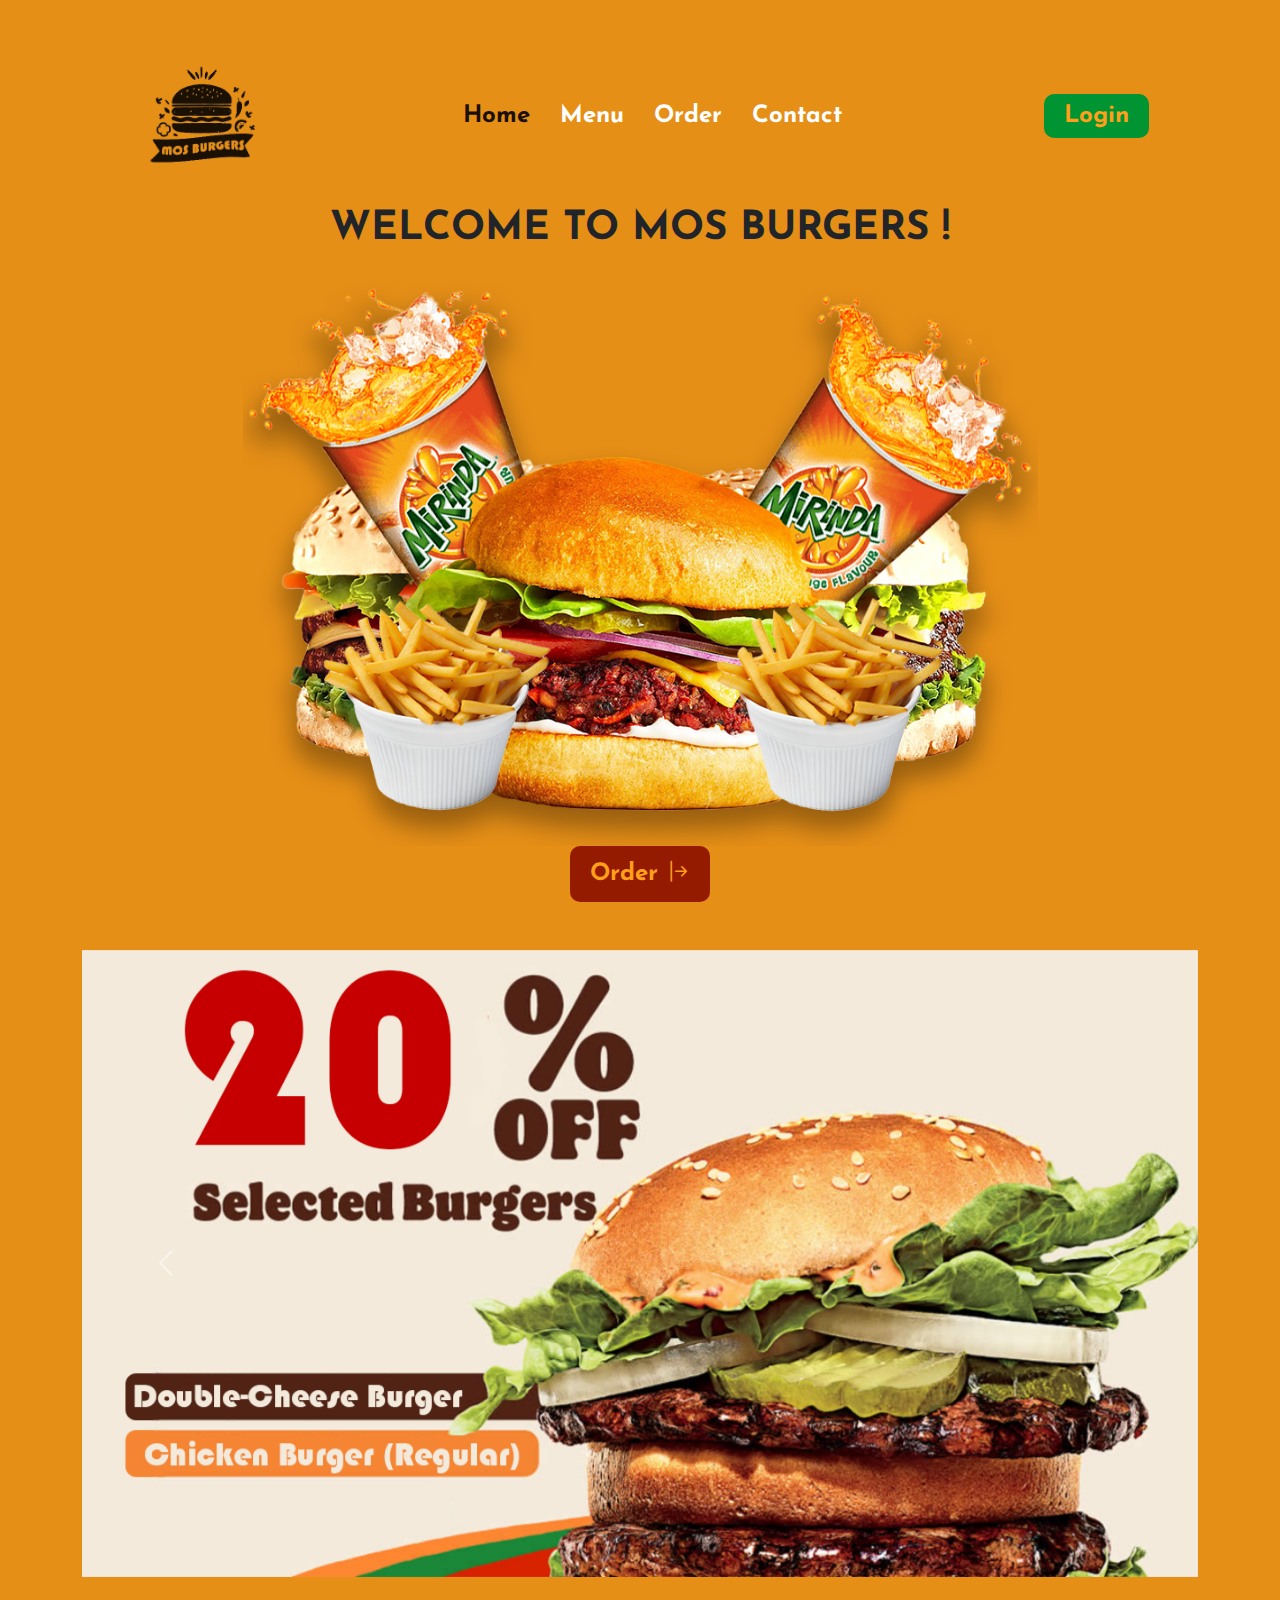
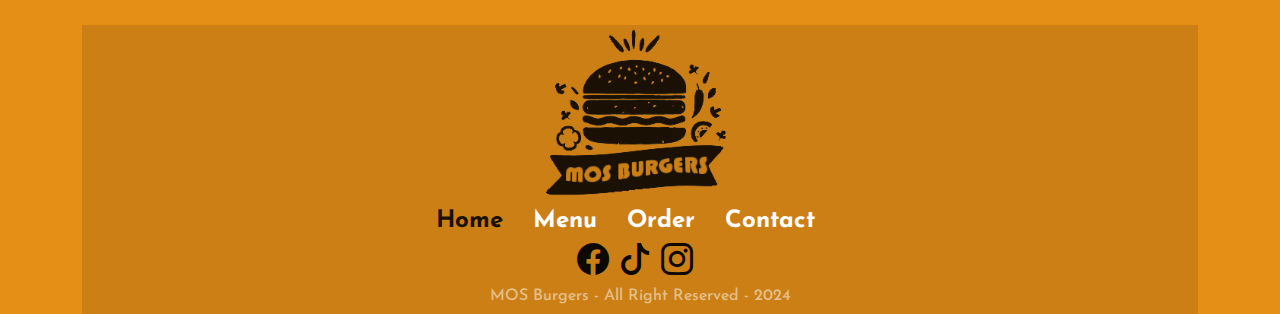
<file: index.html>
<!DOCTYPE html>
<html lang="en">

<head>
  <meta charset="UTF-8">
  <meta name="viewport" content="width=device-width, initial-scale=1.0">
  <title>MOS Burgers - Home</title>
  <link rel="icon" href="./image/Logo.png" type="image/png">
  <link rel="stylesheet" href="./css/style.css">
  <link href="https://cdn.jsdelivr.net/npm/bootstrap@5.3.3/dist/css/bootstrap.min.css" rel="stylesheet"
    integrity="sha384-QWTKZyjpPEjISv5WaRU9OFeRpok6YctnYmDr5pNlyT2bRjXh0JMhjY6hW+ALEwIH" crossorigin="anonymous">
  <link rel="stylesheet" href="https://cdn.jsdelivr.net/npm/bootstrap-icons@1.11.3/font/bootstrap-icons.min.css">
</head>

<body style="background-color: #E68F17;" class="d-flex justify-content-center">
  <div class="container position-absolute mt-5 align-items-center">
    <header class="p-3 mb-3 " style="background-color: #E68F17;">
      <div class="container">
        <div class="d-flex flex-wrap align-items-center justify-content-center">
          <a href="/" class="d-flex align-items- mb-2 mb-lg-0 link-body-emphasis text-decoration-none">
            <img src="./image/Logo dark.png" alt="..." width="116px" style="margin-right: 200px;">
          </a>

          <ul class="nav col-12 col-md-auto mb-2 justify-content-center mb-md-0">
            <li><a href="./index.html" style="color: #1A1003;">Home</a></li>
            <li><a href="./menu_page.html">Menu</a></li>
            <li><a href="./order_page.html">Order</a></li>
            <li><a href="./contact_page.html" style="margin-right: 172px;">Contact</a></li>
          </ul>

          <div class="col-md-1 mb-2 mb-md-0">
            <a href="./login_page.html" class="Login_btn">Login</a>
          </div>

        </div>
      </div>
    </header>
    <div class="container">
      <p class="text-center fs-1 fw-bold " style="font-family: 'Josefin Sans', sans-serif;">
        WELCOME TO MOS BURGERS !
      </p>
    </div>

    <div class="container d-flex justify-content-center">
      <img src="./image/Welcome_image.png" class="container w-75" alt="...">
    </div>

    <div class="container d-flex justify-content-center">
      <a href="./menu_page.html" class="Order_btn">Order <i class="bi bi-arrow-bar-right"></i></a>
    </div>

    <div id="carouselExampleAutoplaying" class="carousel slide mt-5" data-bs-ride="carousel">
      <div class="carousel-inner">
        <div class="carousel-item active">
          <img src="./image/Carousel 1.png" class="d-block w-100" alt="...">
        </div>
        <div class="carousel-item">
          <img src="./image/Carousel 2.png" class="d-block w-100" alt="...">
        </div>
        <div class="carousel-item">
          <img src="./image/Carousel 3.png" class="d-block w-100" alt="...">
        </div>
      </div>
      <button class="carousel-control-prev" type="button" data-bs-target="#carouselExampleAutoplaying"
        data-bs-slide="prev">
        <span class="carousel-control-prev-icon" aria-hidden="true"></span>
        <span class="visually-hidden">Previous</span>
      </button>
      <button class="carousel-control-next" type="button" data-bs-target="#carouselExampleAutoplaying"
        data-bs-slide="next">
        <span class="carousel-control-next-icon" aria-hidden="true"></span>
        <span class="visually-hidden">Next</span>
      </button>
    </div>
    <header class="align-items-center justify-content-center justify-content-md-between mt-5"
      style="background-color: #CC7F15;">
      <div class="nav col-12 col-md-auto mb-2 justify-content-center mb-md-0">
        <a href="/" class="d-inline-flex link-body-emphasis text-decoration-none">
          <img src="./image/Logo dark.png" alt="..." width="200px">
        </a>
      </div>

      <ul class="nav col-12 col-md-auto mb-2 justify-content-center mb-md-0">
        <li><a href="./index.html" style="color: #1A1003;">Home</a></li>
        <li><a href="./menu_page.html">Menu</a></li>
        <li><a href="./order_page.html">Order</a></li>
        <li><a href="./contact_page.html">Contact</a></li>
      </ul>

      <ul class="Social_media nav col-12 col-md-auto mb-2 justify-content-center mb-md-0">
        <li><a href="https://www.facebook.com/"><i class="bi bi-facebook"></i></a></li>
        <li><a href="https://www.tiktok.com/en/"><i class="bi bi-tiktok"></i></a></li>
        <li><a href="https://www.instagram.com/"><i class="bi bi-instagram"></i></a></li>
      </ul>
      <div class="container d-flex justify-content-center text-white-50"
        style="font-family: 'Josefin Sans', sans-serif;">
        <h6>
          MOS Burgers - All Right Reserved - 2024
        </h6>
      </div>

    </header>


  </div>
  </div>

  <script src="https://cdn.jsdelivr.net/npm/bootstrap@5.3.3/dist/js/bootstrap.bundle.min.js"
    integrity="sha384-YvpcrYf0tY3lHB60NNkmXc5s9fDVZLESaAA55NDzOxhy9GkcIdslK1eN7N6jIeHz"
    crossorigin="anonymous"></script>
</body>

</html>
</file>
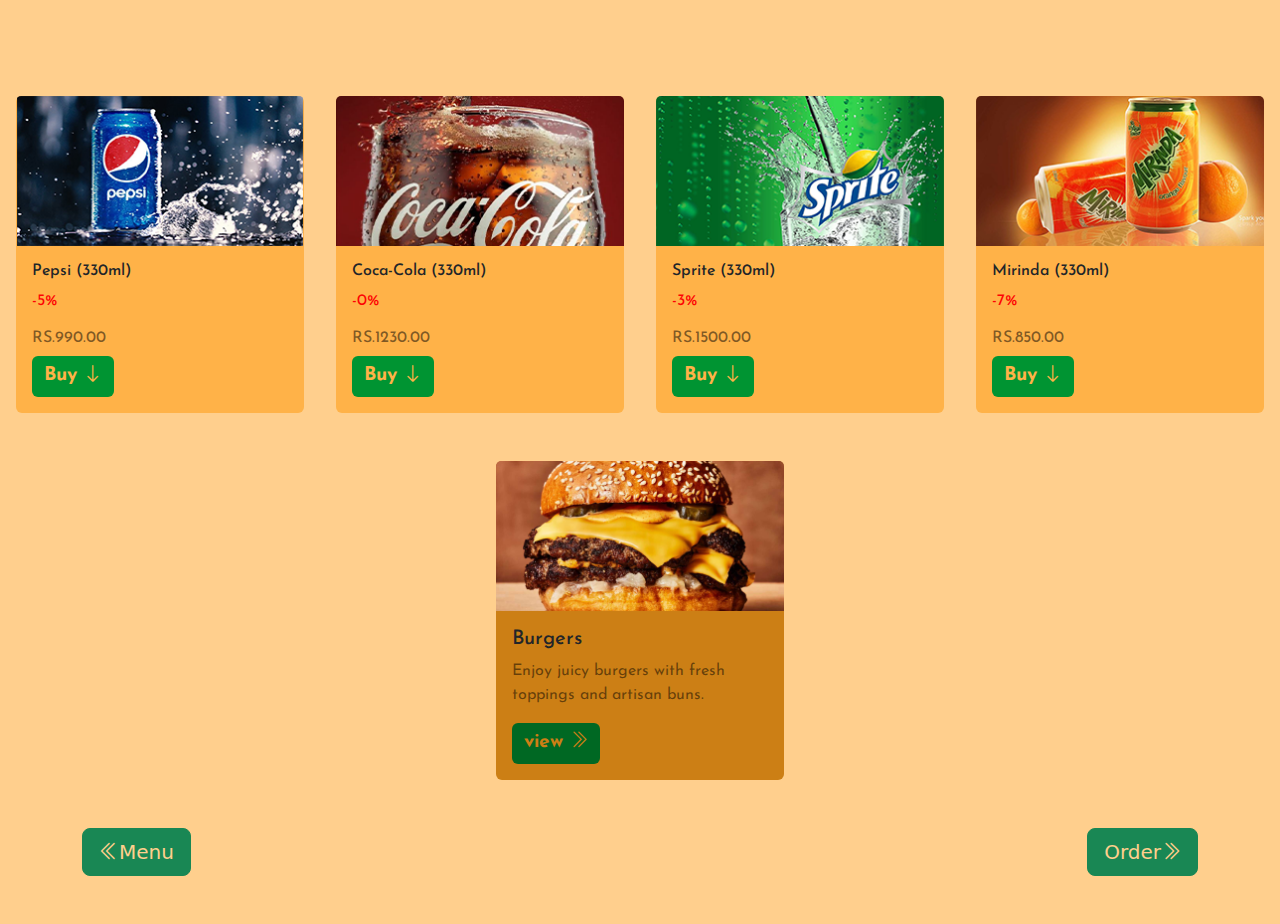
<file: Beverages.html>
<!DOCTYPE html>
<html lang="en">

<head>
  <meta charset="UTF-8">
  <meta name="viewport" content="width=device-width, initial-scale=1.0">
  <title>MOS Burgers - Beverages</title>
  <link rel="icon" href="./image/Logo.png" type="image/png">
  <link rel="stylesheet" href="./css/style.css">
  <link href="https://cdn.jsdelivr.net/npm/bootstrap@5.3.3/dist/css/bootstrap.min.css" rel="stylesheet"
    integrity="sha384-QWTKZyjpPEjISv5WaRU9OFeRpok6YctnYmDr5pNlyT2bRjXh0JMhjY6hW+ALEwIH" crossorigin="anonymous">
  <link rel="stylesheet" href="https://cdn.jsdelivr.net/npm/bootstrap-icons@1.11.3/font/bootstrap-icons.min.css">
</head>

<body style="background-color: #FFCF8D;">

  <div class="container- mt-5 mx-auto">
    <div class="row mx-auto">
      <div class="col mx-auto mt-5">
        <div class="card mx-auto" style="width: 18rem; background-color: #FFB248; border: none;">
          <img src="./image/Beverages/Pepsi (330ml).png" class="card-img-top" alt="...">
          <div class="card-body">
            <h6 class="card-title" style="font-family: 'Josefin Sans', sans-serif;">Pepsi (330ml) </h6>
            <p class="card-text" style="font-family: 'Josefin Sans', sans-serif; color: rgb(253, 3, 3);">-5%</p>
            <h6 class="card-text text-black-50" style="font-family: 'Josefin Sans', sans-serif;">RS.990.00</h6>
            <a href="#" class="btn btn-primary"
              style="background-color: #009432; border: none; color: #FFB248; font-family: 'Josefin Sans', sans-serif; font-size: larger; font-weight: bold;"
              onclick="B1044()">Buy
              <i class="bi bi-arrow-down"></i></a>
          </div>
        </div>
      </div>
      <div class="col mx-auto mt-5">
        <div class="card mx-auto" style="width: 18rem; background-color: #FFB248; border: none;">
          <img src="./image/Beverages/Coca-Cola (330ml).png" class="card-img-top" alt="...">
          <div class="card-body">
            <h6 class="card-title" style="font-family: 'Josefin Sans', sans-serif;">Coca-Cola (330ml)</h6>
            <p class="card-text" style="font-family: 'Josefin Sans', sans-serif; color: rgb(253, 3, 3);">-0%</p>
            <h6 class="card-text text-black-50" style="font-family: 'Josefin Sans', sans-serif;">RS.1230.00</h6>
            <a href="#" class="btn btn-primary"
              style="background-color: #009432; border: none; color: #FFB248; font-family: 'Josefin Sans', sans-serif; font-size: larger; font-weight: bold;"
              onclick="B1045()">Buy
              <i class="bi bi-arrow-down"></i></a>
          </div>
        </div>
      </div>
      <div class="col mx-auto mt-5">
        <div class="card mx-auto" style="width: 18rem; background-color: #FFB248; border: none;">
          <img src="./image/Beverages/Sprite (330ml).png" class="card-img-top" alt="...">
          <div class="card-body">
            <h6 class="card-title" style="font-family: 'Josefin Sans', sans-serif;">Sprite (330ml)</h6>
            <p class="card-text" style="font-family: 'Josefin Sans', sans-serif; color: rgb(253, 3, 3);">-3%</p>
            <h6 class="card-text text-black-50" style="font-family: 'Josefin Sans', sans-serif;">RS.1500.00 </h6>
            <a href="#" class="btn btn-primary"
              style="background-color: #009432; border: none; color: #FFB248; font-family: 'Josefin Sans', sans-serif; font-size: larger; font-weight: bold;"
              onclick="B1046()">Buy
              <i class="bi bi-arrow-down"></i></a>
          </div>
        </div>
      </div>
      <div class="col mx-auto mt-5">
        <div class="card mx-auto" style="width: 18rem; background-color: #FFB248; border: none;">
          <img src="./image/Beverages/Mirinda (330ml).png" class="card-img-top" alt="...">
          <div class="card-body">
            <h6 class="card-title" style="font-family: 'Josefin Sans', sans-serif;">Mirinda (330ml)</h6>
            <p class="card-text" style="font-family: 'Josefin Sans', sans-serif; color: rgb(253, 3, 3);">-7%</p>
            <h6 class="card-text text-black-50" style="font-family: 'Josefin Sans', sans-serif;">RS.850.00</h6>
            <a href="#" class="btn btn-primary"
              style="background-color: #009432; border: none; color: #FFB248; font-family: 'Josefin Sans', sans-serif; font-size: larger; font-weight: bold;"
              onclick="B1047()">Buy
              <i class="bi bi-arrow-down"></i></a>
          </div>
        </div>
      </div>
      <div class="col mx-auto mt-5">
        <div class="card mx-auto" style="width: 18rem; background-color: #CC7F15; border: none;">
          <img src="./image/Buerger menu.png" class="card-img-top" alt="...">
          <div class="card-body">
            <h5 class="card-title" style="font-family: 'Josefin Sans', sans-serif;">Burgers</h5>
            <p class="card-text text-black-50" style="font-family: 'Josefin Sans', sans-serif;">Enjoy juicy burgers with
              fresh toppings and artisan buns.</p>
            <a href="./Burgers.html" class="btn btn-primary"
              style="background-color: #006823; border: none; color: #CC7F15; font-family: 'Josefin Sans', sans-serif; font-size: larger; font-weight: bold;">view
              <i class="bi bi-chevron-double-right"></i></a>
          </div>
        </div>
      </div>
    </div>
  </div>

  <div class="container d-flex justify-content-center mt-5 mb-5">
    <a href="./menu_page.html" class="btn btn-success btn-lg" style="margin-right: auto; color: #FFCF8D;"><i
        class="bi bi-chevron-double-left"></i>Menu</a>
    <a href="./order_page.html" class="btn btn-success btn-lg" style="color: #FFCF8D;">Order<i
        class="bi bi-chevron-double-right"></i></a>
  </div>



  <script src="https://cdn.jsdelivr.net/npm/bootstrap@5.3.3/dist/js/bootstrap.bundle.min.js"
    integrity="sha384-YvpcrYf0tY3lHB60NNkmXc5s9fDVZLESaAA55NDzOxhy9GkcIdslK1eN7N6jIeHz"
    crossorigin="anonymous"></script>
  <script src="./js/items.js"></script>
</body>

</html>
</file>
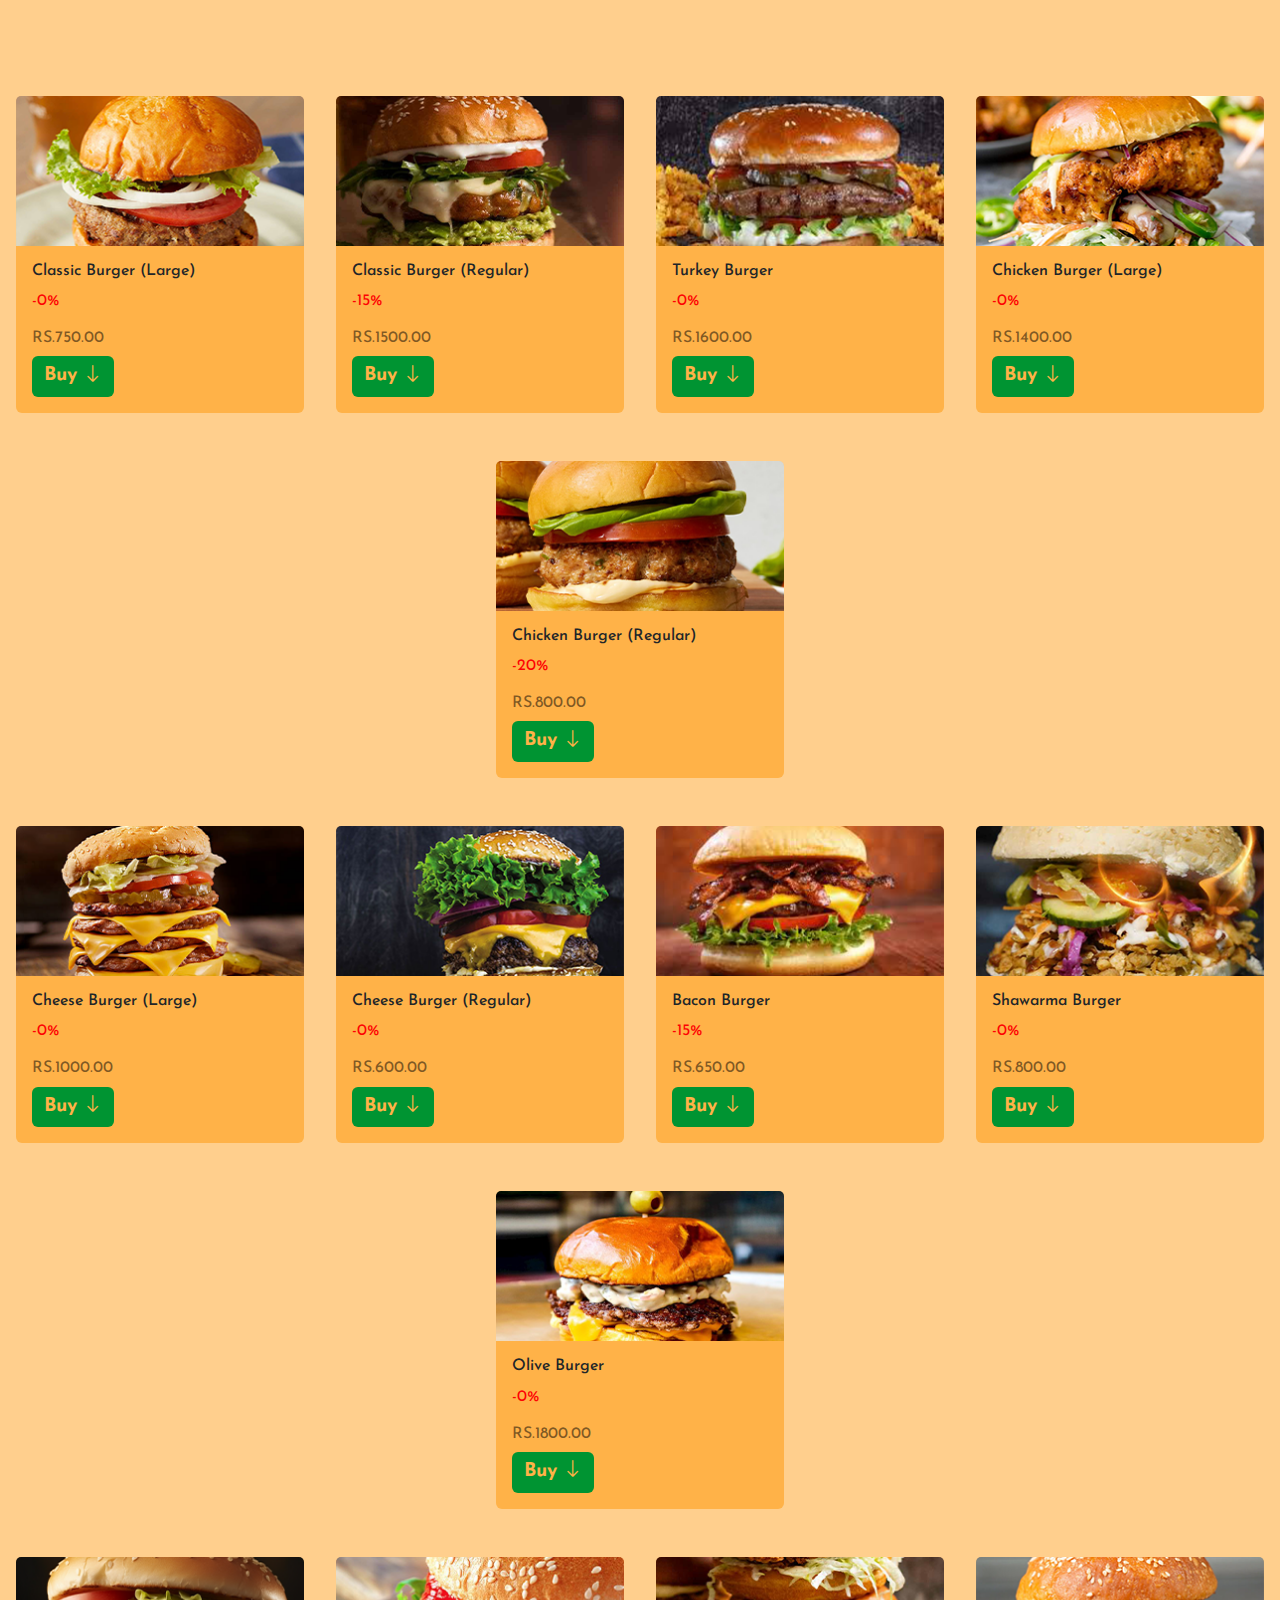
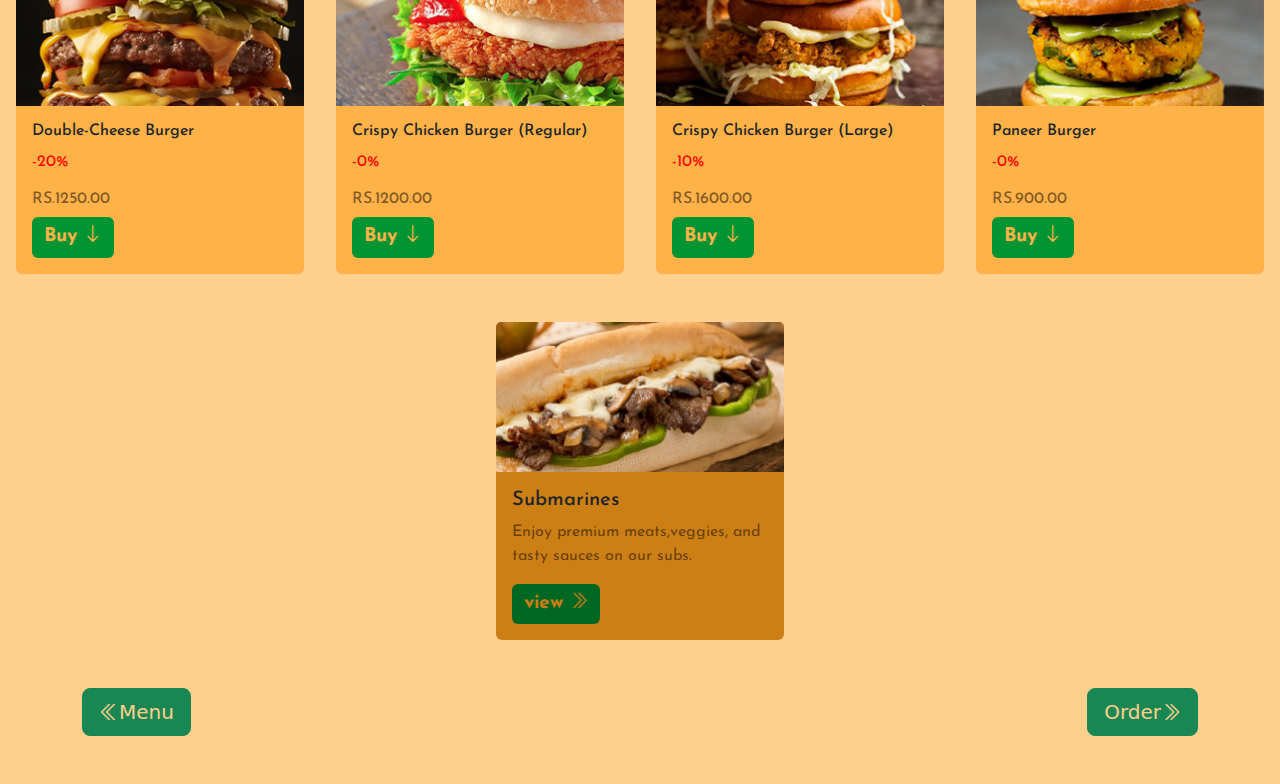
<file: Burgers.html>
<!DOCTYPE html>
<html lang="en">

<head>
  <meta charset="UTF-8">
  <meta name="viewport" content="width=device-width, initial-scale=1.0">
  <title>MOS Burgers - Burgers</title>
  <link rel="icon" href="./image/Logo.png" type="image/png">
  <link rel="stylesheet" href="./css/style.css">
  <link href="https://cdn.jsdelivr.net/npm/bootstrap@5.3.3/dist/css/bootstrap.min.css" rel="stylesheet"
    integrity="sha384-QWTKZyjpPEjISv5WaRU9OFeRpok6YctnYmDr5pNlyT2bRjXh0JMhjY6hW+ALEwIH" crossorigin="anonymous">
  <link rel="stylesheet" href="https://cdn.jsdelivr.net/npm/bootstrap-icons@1.11.3/font/bootstrap-icons.min.css">
</head>

<body style="background-color: #FFCF8D;">

  <div class="container- mt-5 mx-auto">
    <div class="row mx-auto">
      <div class="col mx-auto mt-5">
        <div class="card mx-auto" style="width: 18rem; background-color: #FFB248; border: none;">
          <img src="./image/Bueger 1/Classic Burger (Large) .png" class="card-img-top" alt="...">
          <div class="card-body">
            <h6 class="card-title" style="font-family: 'Josefin Sans', sans-serif;">Classic Burger (Large) </h6>
            <p class="card-text" style="font-family: 'Josefin Sans', sans-serif; color: rgb(253, 3, 3);">-0%</p>
            <h6 class="card-text text-black-50" style="font-family: 'Josefin Sans', sans-serif;">RS.750.00</h6>
            <a href="#" class="btn btn-primary"
              style="background-color: #009432; border: none; color: #FFB248; font-family: 'Josefin Sans', sans-serif; font-size: larger; font-weight: bold;"
              onclick="B1001()">Buy
              <i class="bi bi-arrow-down"></i></a>

          </div>
        </div>
      </div>
      <div class="col mx-auto mt-5">
        <div class="card mx-auto" style="width: 18rem; background-color: #FFB248; border: none;">
          <img src="./image/Bueger 1/Classic Burger (Regular).png" class="card-img-top" alt="...">
          <div class="card-body">
            <h6 class="card-title" style="font-family: 'Josefin Sans', sans-serif;">Classic Burger (Regular)</h6>
            <p class="card-text" style="font-family: 'Josefin Sans', sans-serif; color: rgb(253, 3, 3);">-15%</p>
            <h6 class="card-text text-black-50" style="font-family: 'Josefin Sans', sans-serif;">RS.1500.00 </h6>
            <a href="#" class="btn btn-primary"
              style="background-color: #009432; border: none; color: #FFB248; font-family: 'Josefin Sans', sans-serif; font-size: larger; font-weight: bold;"
              onclick="B1002()">Buy
              <i class="bi bi-arrow-down"></i></a>
          </div>
        </div>
      </div>
      <div class="col mx-auto mt-5">
        <div class="card mx-auto" style="width: 18rem; background-color: #FFB248; border: none;">
          <img src="./image/Bueger 1/Turkey Burger.png" class="card-img-top" alt="...">
          <div class="card-body">
            <h6 class="card-title" style="font-family: 'Josefin Sans', sans-serif;">Turkey Burger</h6>
            <p class="card-text" style="font-family: 'Josefin Sans', sans-serif; color: rgb(253, 3, 3);">-0%</p>
            <h6 class="card-text text-black-50" style="font-family: 'Josefin Sans', sans-serif;">RS.1600.00 </h6>
            <a href="#" class="btn btn-primary"
              style="background-color: #009432; border: none; color: #FFB248; font-family: 'Josefin Sans', sans-serif; font-size: larger; font-weight: bold;"
              onclick="B1003()">Buy
              <i class="bi bi-arrow-down"></i></a>
          </div>
        </div>
      </div>
      <div class="col mx-auto mt-5">
        <div class="card mx-auto" style="width: 18rem; background-color: #FFB248; border: none;">
          <img src="./image/Bueger 1/Chicken Burger (Large).png" class="card-img-top" alt="...">
          <div class="card-body">
            <h6 class="card-title" style="font-family: 'Josefin Sans', sans-serif;">Chicken Burger (Large)</h6>
            <p class="card-text" style="font-family: 'Josefin Sans', sans-serif; color: rgb(253, 3, 3);">-0%</p>
            <h6 class="card-text text-black-50" style="font-family: 'Josefin Sans', sans-serif;">RS.1400.00</h6>
            <a href="#" class="btn btn-primary"
              style="background-color: #009432; border: none; color: #FFB248; font-family: 'Josefin Sans', sans-serif; font-size: larger; font-weight: bold;"
              onclick="B1004()">Buy
              <i class="bi bi-arrow-down"></i></a>
          </div>
        </div>
      </div>
      <div class="col mx-auto mt-5">
        <div class="card mx-auto" style="width: 18rem; background-color: #FFB248; border: none;">
          <img src="./image/Bueger 1/Chicken Burger (Regular).png" class="card-img-top" alt="...">
          <div class="card-body">
            <h6 class="card-title" style="font-family: 'Josefin Sans', sans-serif;">Chicken Burger (Regular)</h6>
            <p class="card-text" style="font-family: 'Josefin Sans', sans-serif; color: rgb(253, 3, 3);">-20%</p>
            <h6 class="card-text text-black-50" style="font-family: 'Josefin Sans', sans-serif;">RS.800.00</h6>
            <a href="#" class="btn btn-primary"
              style="background-color: #009432; border: none; color: #FFB248; font-family: 'Josefin Sans', sans-serif; font-size: larger; font-weight: bold;"
              onclick="B1005()">Buy
              <i class="bi bi-arrow-down"></i></a>
          </div>
        </div>
      </div>
    </div>

    <div class="row mx-auto">
      <div class="col mx-auto mt-5">
        <div class="card mx-auto" style="width: 18rem; background-color: #FFB248; border: none;">
          <img src="./image/Burger 2/Cheese Burger (Large).png" class="card-img-top" alt="...">
          <div class="card-body">
            <h6 class="card-title" style="font-family: 'Josefin Sans', sans-serif;">Cheese Burger (Large)</h6>
            <p class="card-text" style="font-family: 'Josefin Sans', sans-serif; color: rgb(253, 3, 3);">-0%</p>
            <h6 class="card-text text-black-50" style="font-family: 'Josefin Sans', sans-serif;">RS.1000.00 </h6>
            <a href="#" class="btn btn-primary"
              style="background-color: #009432; border: none; color: #FFB248; font-family: 'Josefin Sans', sans-serif; font-size: larger; font-weight: bold;"
              onclick="B1006()">Buy
              <i class="bi bi-arrow-down"></i></a>
          </div>
        </div>
      </div>
      <div class="col mx-auto mt-5">
        <div class="card mx-auto" style="width: 18rem; background-color: #FFB248; border: none;">
          <img src="./image/Burger 2/Cheese Burger (Regular).png" class="card-img-top" alt="...">
          <div class="card-body">
            <h6 class="card-title" style="font-family: 'Josefin Sans', sans-serif;">Cheese Burger (Regular)</h6>
            <p class="card-text" style="font-family: 'Josefin Sans', sans-serif; color: rgb(253, 3, 3);">-0%</p>
            <h6 class="card-text text-black-50" style="font-family: 'Josefin Sans', sans-serif;">RS.600.00</h6>
            <a href="#" class="btn btn-primary"
              style="background-color: #009432; border: none; color: #FFB248; font-family: 'Josefin Sans', sans-serif; font-size: larger; font-weight: bold;"
              onclick="B1007()">Buy
              <i class="bi bi-arrow-down"></i></a>
          </div>
        </div>
      </div>
      <div class="col mx-auto mt-5">
        <div class="card mx-auto" style="width: 18rem; background-color: #FFB248; border: none;">
          <img src="./image/Burger 2/Bacon Burger.png" class="card-img-top" alt="...">
          <div class="card-body">
            <h6 class="card-title" style="font-family: 'Josefin Sans', sans-serif;">Bacon Burger</h6>
            <p class="card-text" style="font-family: 'Josefin Sans', sans-serif; color: rgb(253, 3, 3);">-15%</p>
            <h6 class="card-text text-black-50" style="font-family: 'Josefin Sans', sans-serif;">RS.650.00</h6>
            <a href="#" class="btn btn-primary"
              style="background-color: #009432; border: none; color: #FFB248; font-family: 'Josefin Sans', sans-serif; font-size: larger; font-weight: bold;"
              onclick="B1008()">Buy
              <i class="bi bi-arrow-down"></i></a>
          </div>
        </div>
      </div>
      <div class="col mx-auto mt-5">
        <div class="card mx-auto" style="width: 18rem; background-color: #FFB248; border: none;">
          <img src="./image/Burger 2/Shawarma Burger.png" class="card-img-top" alt="...">
          <div class="card-body">
            <h6 class="card-title" style="font-family: 'Josefin Sans', sans-serif;">Shawarma Burger</h6>
            <p class="card-text" style="font-family: 'Josefin Sans', sans-serif; color: rgb(253, 3, 3);">-0%</p>
            <h6 class="card-text text-black-50" style="font-family: 'Josefin Sans', sans-serif;">RS.800.00</h6>
            <a href="#" class="btn btn-primary"
              style="background-color: #009432; border: none; color: #FFB248; font-family: 'Josefin Sans', sans-serif; font-size: larger; font-weight: bold;"
              onclick="B1009()">Buy
              <i class="bi bi-arrow-down"></i></a>
          </div>
        </div>
      </div>
      <div class="col mx-auto mt-5">
        <div class="card mx-auto" style="width: 18rem; background-color: #FFB248; border: none;">
          <img src="./image/Burger 2/Olive Burger.png" class="card-img-top" alt="...">
          <div class="card-body">
            <h6 class="card-title" style="font-family: 'Josefin Sans', sans-serif;">Olive Burger</h6>
            <p class="card-text" style="font-family: 'Josefin Sans', sans-serif; color: rgb(253, 3, 3);">-0%</p>
            <h6 class="card-text text-black-50" style="font-family: 'Josefin Sans', sans-serif;">RS.1800.00 </h6>
            <a href="#" class="btn btn-primary"
              style="background-color: #009432; border: none; color: #FFB248; font-family: 'Josefin Sans', sans-serif; font-size: larger; font-weight: bold;"
              onclick="B1010()">Buy
              <i class="bi bi-arrow-down"></i></a>
          </div>
        </div>
      </div>
    </div>

    <div class="row mx-auto">
      <div class="col mx-auto mt-5">
        <div class="card mx-auto" style="width: 18rem; background-color: #FFB248; border: none;">
          <img src="./image/Burger 3/Double-Cheese Burger.png" class="card-img-top" alt="...">
          <div class="card-body">
            <h6 class="card-title" style="font-family: 'Josefin Sans', sans-serif;">Double-Cheese Burger</h6>
            <p class="card-text" style="font-family: 'Josefin Sans', sans-serif; color: rgb(253, 3, 3);">-20%</p>
            <h6 class="card-text text-black-50" style="font-family: 'Josefin Sans', sans-serif;">RS.1250.00</h6>
            <a href="#" class="btn btn-primary"
              style="background-color: #009432; border: none; color: #FFB248; font-family: 'Josefin Sans', sans-serif; font-size: larger; font-weight: bold;"
              onclick="B1012()">Buy
              <i class="bi bi-arrow-down"></i></a>
          </div>
        </div>
      </div>
      <div class="col mx-auto mt-5">
        <div class="card mx-auto" style="width: 18rem; background-color: #FFB248; border: none;">
          <img src="./image/Burger 3/Crispy Chicken Burger (Regular).png" class="card-img-top" alt="...">
          <div class="card-body">
            <h6 class="card-title" style="font-family: 'Josefin Sans', sans-serif;">Crispy Chicken Burger (Regular)
            </h6>
            <p class="card-text" style="font-family: 'Josefin Sans', sans-serif; color: rgb(253, 3, 3);">-0%</p>
            <h6 class="card-text text-black-50" style="font-family: 'Josefin Sans', sans-serif;">RS.1200.00 </h6>
            <a href="#" class="btn btn-primary"
              style="background-color: #009432; border: none; color: #FFB248; font-family: 'Josefin Sans', sans-serif; font-size: larger; font-weight: bold;"
              onclick="B1013()">Buy
              <i class="bi bi-arrow-down"></i></a>
          </div>
        </div>
      </div>
      <div class="col mx-auto mt-5">
        <div class="card mx-auto" style="width: 18rem; background-color: #FFB248; border: none;">
          <img src="./image/Burger 3/Crispy Chicken Burger (Large).png" class="card-img-top" alt="...">
          <div class="card-body">
            <h6 class="card-title" style="font-family: 'Josefin Sans', sans-serif;">Crispy Chicken Burger (Large) </h6>
            <p class="card-text" style="font-family: 'Josefin Sans', sans-serif; color: rgb(253, 3, 3);">-10%</p>
            <h6 class="card-text text-black-50" style="font-family: 'Josefin Sans', sans-serif;">RS.1600.00 </h6>
            <a href="#" class="btn btn-primary"
              style="background-color: #009432; border: none; color: #FFB248; font-family: 'Josefin Sans', sans-serif; font-size: larger; font-weight: bold;"
              onclick="B1014()">Buy
              <i class="bi bi-arrow-down"></i></a>
          </div>
        </div>
      </div>
      <div class="col mx-auto mt-5">
        <div class="card mx-auto" style="width: 18rem; background-color: #FFB248; border: none;">
          <img src="./image/Burger 3/Paneer Burger.png" class="card-img-top" alt="...">
          <div class="card-body">
            <h6 class="card-title" style="font-family: 'Josefin Sans', sans-serif;">Paneer Burger</h6>
            <p class="card-text" style="font-family: 'Josefin Sans', sans-serif; color: rgb(253, 3, 3);">-0%</p>
            <h6 class="card-text text-black-50" style="font-family: 'Josefin Sans', sans-serif;">RS.900.00</h6>
            <a href="#" class="btn btn-primary"
              style="background-color: #009432; border: none; color: #FFB248; font-family: 'Josefin Sans', sans-serif; font-size: larger; font-weight: bold;"
              onclick="B1015()">Buy
              <i class="bi bi-arrow-down"></i></a>
          </div>
        </div>
      </div>
      <div class="col mx-auto mt-5">
        <div class="card mx-auto" style="width: 18rem; background-color: #CC7F15; border: none;">
          <img src="./image/Sumarine menu.png" class="card-img-top" alt="...">
          <div class="card-body">
            <h5 class="card-title" style="font-family: 'Josefin Sans', sans-serif;">Submarines</h5>
            <p class="card-text text-black-50" style="font-family: 'Josefin Sans', sans-serif;">Enjoy premium
              meats,veggies, and tasty sauces on our subs.</p>
            <a href="./Submarines.html" class="btn btn-primary"
              style="background-color: #006823; border: none; color: #CC7F15; font-family: 'Josefin Sans', sans-serif; font-size: larger; font-weight: bold;">view
              <i class="bi bi-chevron-double-right"></i></a>
          </div>
        </div>
      </div>
    </div>
  </div>

  <div class="container d-flex justify-content-center mt-5 mb-5">
    <a href="./menu_page.html" class="btn btn-success btn-lg" style="margin-right: auto; color: #FFCF8D;"><i
        class="bi bi-chevron-double-left"></i>Menu</a>
    <a href="./order_page.html" class="btn btn-success btn-lg" style="color: #FFCF8D;">Order<i
        class="bi bi-chevron-double-right"></i></a>
  </div>



  <script src="https://cdn.jsdelivr.net/npm/bootstrap@5.3.3/dist/js/bootstrap.bundle.min.js"
    integrity="sha384-YvpcrYf0tY3lHB60NNkmXc5s9fDVZLESaAA55NDzOxhy9GkcIdslK1eN7N6jIeHz"
    crossorigin="anonymous"></script>
  <script src="./js/items.js"></script>

</body>

</html>
</file>
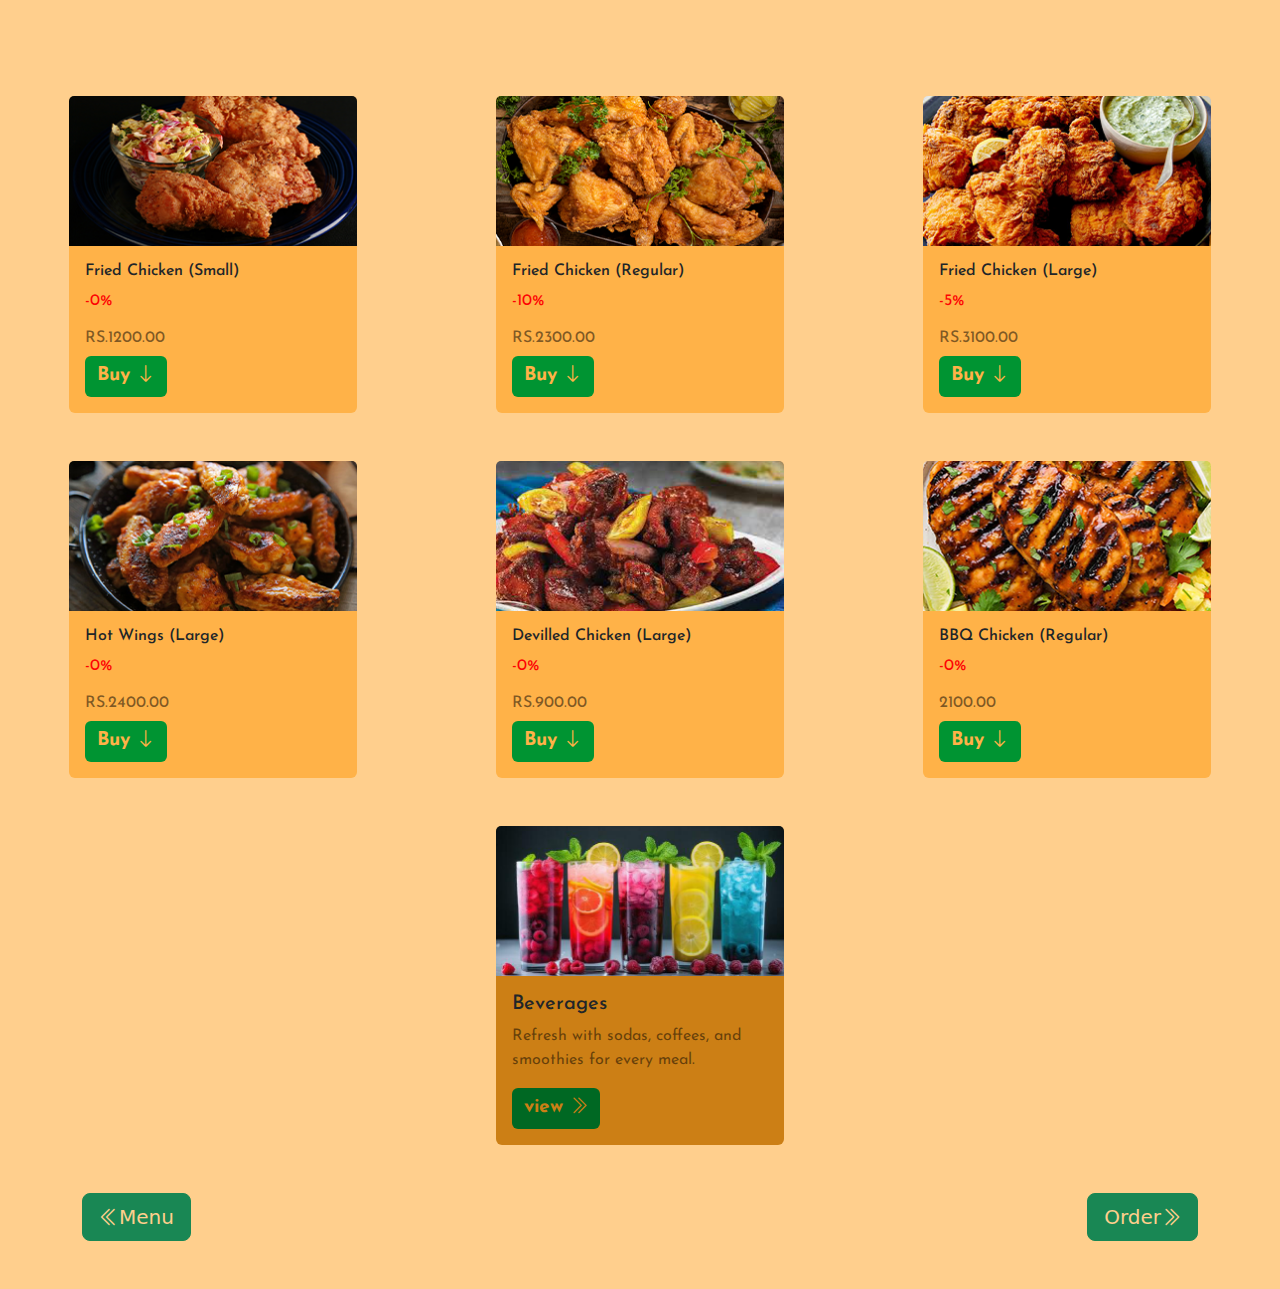
<file: Chicken.html>
<!DOCTYPE html>
<html lang="en">

<head>
  <meta charset="UTF-8">
  <meta name="viewport" content="width=device-width, initial-scale=1.0">
  <title>MOS Burgers - Chicken</title>
  <link rel="icon" href="./image/Logo.png" type="image/png">
  <link rel="stylesheet" href="./css/style.css">
  <link href="https://cdn.jsdelivr.net/npm/bootstrap@5.3.3/dist/css/bootstrap.min.css" rel="stylesheet"
    integrity="sha384-QWTKZyjpPEjISv5WaRU9OFeRpok6YctnYmDr5pNlyT2bRjXh0JMhjY6hW+ALEwIH" crossorigin="anonymous">
  <link rel="stylesheet" href="https://cdn.jsdelivr.net/npm/bootstrap-icons@1.11.3/font/bootstrap-icons.min.css">
</head>

<body style="background-color: #FFCF8D;">

  <div class="container- mt-5 mx-auto">
    <div class="row mx-auto">
      <div class="col mx-auto mt-5">
        <div class="card mx-auto" style="width: 18rem; background-color: #FFB248; border: none;">
          <img src="./image/Chicken/Fried Chicken (Small).png" class="card-img-top" alt="...">
          <div class="card-body">
            <h6 class="card-title" style="font-family: 'Josefin Sans', sans-serif;">Fried Chicken (Small)</h6>
            <p class="card-text" style="font-family: 'Josefin Sans', sans-serif; color: rgb(253, 3, 3);">-0%</p>
            <h6 class="card-text text-black-50" style="font-family: 'Josefin Sans', sans-serif;">RS.1200.00</h6>
            <a href="#" class="btn btn-primary"
              style="background-color: #009432; border: none; color: #FFB248; font-family: 'Josefin Sans', sans-serif; font-size: larger; font-weight: bold;"
              onclick="B1038()">Buy
              <i class="bi bi-arrow-down"></i></a>
          </div>
        </div>
      </div>
      <div class="col mx-auto mt-5">
        <div class="card mx-auto" style="width: 18rem; background-color: #FFB248; border: none;">
          <img src="./image/Chicken/Fried Chicken (Regular).png" class="card-img-top" alt="...">
          <div class="card-body">
            <h6 class="card-title" style="font-family: 'Josefin Sans', sans-serif;">Fried Chicken (Regular) </h6>
            <p class="card-text" style="font-family: 'Josefin Sans', sans-serif; color: rgb(253, 3, 3);">-10%</p>
            <h6 class="card-text text-black-50" style="font-family: 'Josefin Sans', sans-serif;">RS.2300.00 </h6>
            <a href="#" class="btn btn-primary"
              style="background-color: #009432; border: none; color: #FFB248; font-family: 'Josefin Sans', sans-serif; font-size: larger; font-weight: bold;"
              onclick="B1039()">Buy
              <i class="bi bi-arrow-down"></i></a>
          </div>
        </div>
      </div>
      <div class="col mx-auto mt-5">
        <div class="card mx-auto" style="width: 18rem; background-color: #FFB248; border: none;">
          <img src="./image/Chicken/Fried Chicken (Large).png" class="card-img-top" alt="...">
          <div class="card-body">
            <h6 class="card-title" style="font-family: 'Josefin Sans', sans-serif;">Fried Chicken (Large) </h6>
            <p class="card-text" style="font-family: 'Josefin Sans', sans-serif; color: rgb(253, 3, 3);">-5%</p>
            <h6 class="card-text text-black-50" style="font-family: 'Josefin Sans', sans-serif;">RS.3100.00</h6>
            <a href="#" class="btn btn-primary"
              style="background-color: #009432; border: none; color: #FFB248; font-family: 'Josefin Sans', sans-serif; font-size: larger; font-weight: bold;"
              onclick="B1040()">Buy
              <i class="bi bi-arrow-down"></i></a>
          </div>
        </div>
      </div>
    </div>

    <div class="row mx-auto">
      <div class="col mx-auto mt-5">
        <div class="card mx-auto" style="width: 18rem; background-color: #FFB248; border: none;">
          <img src="./image/Chicken/Hot Wings (Large) .png" class="card-img-top" alt="...">
          <div class="card-body">
            <h6 class="card-title" style="font-family: 'Josefin Sans', sans-serif;">Hot Wings (Large) </h6>
            <p class="card-text" style="font-family: 'Josefin Sans', sans-serif; color: rgb(253, 3, 3);">-0%</p>
            <h6 class="card-text text-black-50" style="font-family: 'Josefin Sans', sans-serif;">RS.2400.00 </h6>
            <a href="#" class="btn btn-primary"
              style="background-color: #009432; border: none; color: #FFB248; font-family: 'Josefin Sans', sans-serif; font-size: larger; font-weight: bold;"
              onclick="B1041()">Buy
              <i class="bi bi-arrow-down"></i></a>
          </div>
        </div>
      </div>
      <div class="col mx-auto mt-5">
        <div class="card mx-auto" style="width: 18rem; background-color: #FFB248; border: none;">
          <img src="./image/Chicken/Devilled Chicken (Large).png" class="card-img-top" alt="...">
          <div class="card-body">
            <h6 class="card-title" style="font-family: 'Josefin Sans', sans-serif;">Devilled Chicken (Large)</h6>
            <p class="card-text" style="font-family: 'Josefin Sans', sans-serif; color: rgb(253, 3, 3);">-0%</p>
            <h6 class="card-text text-black-50" style="font-family: 'Josefin Sans', sans-serif;">RS.900.00</h6>
            <a href="#" class="btn btn-primary"
              style="background-color: #009432; border: none; color: #FFB248; font-family: 'Josefin Sans', sans-serif; font-size: larger; font-weight: bold;"
              onclick="B1042()">Buy
              <i class="bi bi-arrow-down"></i></a>
          </div>
        </div>
      </div>
      <div class="col mx-auto mt-5">
        <div class="card mx-auto" style="width: 18rem; background-color: #FFB248; border: none;">
          <img src="./image/Chicken/BBQ Chicken (Regular) .png" class="card-img-top" alt="...">
          <div class="card-body">
            <h6 class="card-title" style="font-family: 'Josefin Sans', sans-serif;">BBQ Chicken (Regular) </h6>
            <p class="card-text" style="font-family: 'Josefin Sans', sans-serif; color: rgb(253, 3, 3);">-0%</p>
            <h6 class="card-text text-black-50" style="font-family: 'Josefin Sans', sans-serif;">2100.00</h6>
            <a href="#" class="btn btn-primary"
              style="background-color: #009432; border: none; color: #FFB248; font-family: 'Josefin Sans', sans-serif; font-size: larger; font-weight: bold;"
              onclick="B1043()">Buy
              <i class="bi bi-arrow-down"></i></a>
          </div>
        </div>
      </div>
    </div>
    <div class="row mx-auto">
      <div class="col mx-auto mt-5">
        <div class="card mx-auto" style="width: 18rem; background-color: #CC7F15; border: none;">
          <img src="./image/Beverages menu.png" class="card-img-top" alt="...">
          <div class="card-body">
            <h5 class="card-title" style="font-family: 'Josefin Sans', sans-serif;">Beverages</h5>
            <p class="card-text text-black-50" style="font-family: 'Josefin Sans', sans-serif;">Refresh with sodas,
              coffees, and smoothies for every meal.</p>
            <a href="./Beverages.html" class="btn btn-primary"
              style="background-color: #006823; border: none; color: #CC7F15; font-family: 'Josefin Sans', sans-serif; font-size: larger; font-weight: bold;">view
              <i class="bi bi-chevron-double-right"></i></a>
          </div>
        </div>
      </div>
    </div>
  </div>

  <div class="container d-flex justify-content-center mt-5 mb-5">
    <a href="./menu_page.html" class="btn btn-success btn-lg" style="margin-right: auto; color: #FFCF8D;"><i
        class="bi bi-chevron-double-left"></i>Menu</a>
    <a href="./order_page.html" class="btn btn-success btn-lg" style="color: #FFCF8D;">Order<i
        class="bi bi-chevron-double-right"></i></a>
  </div>



  <script src="https://cdn.jsdelivr.net/npm/bootstrap@5.3.3/dist/js/bootstrap.bundle.min.js"
    integrity="sha384-YvpcrYf0tY3lHB60NNkmXc5s9fDVZLESaAA55NDzOxhy9GkcIdslK1eN7N6jIeHz"
    crossorigin="anonymous"></script>
  <script src="./js/items.js"></script>
</body>

</html>
</file>
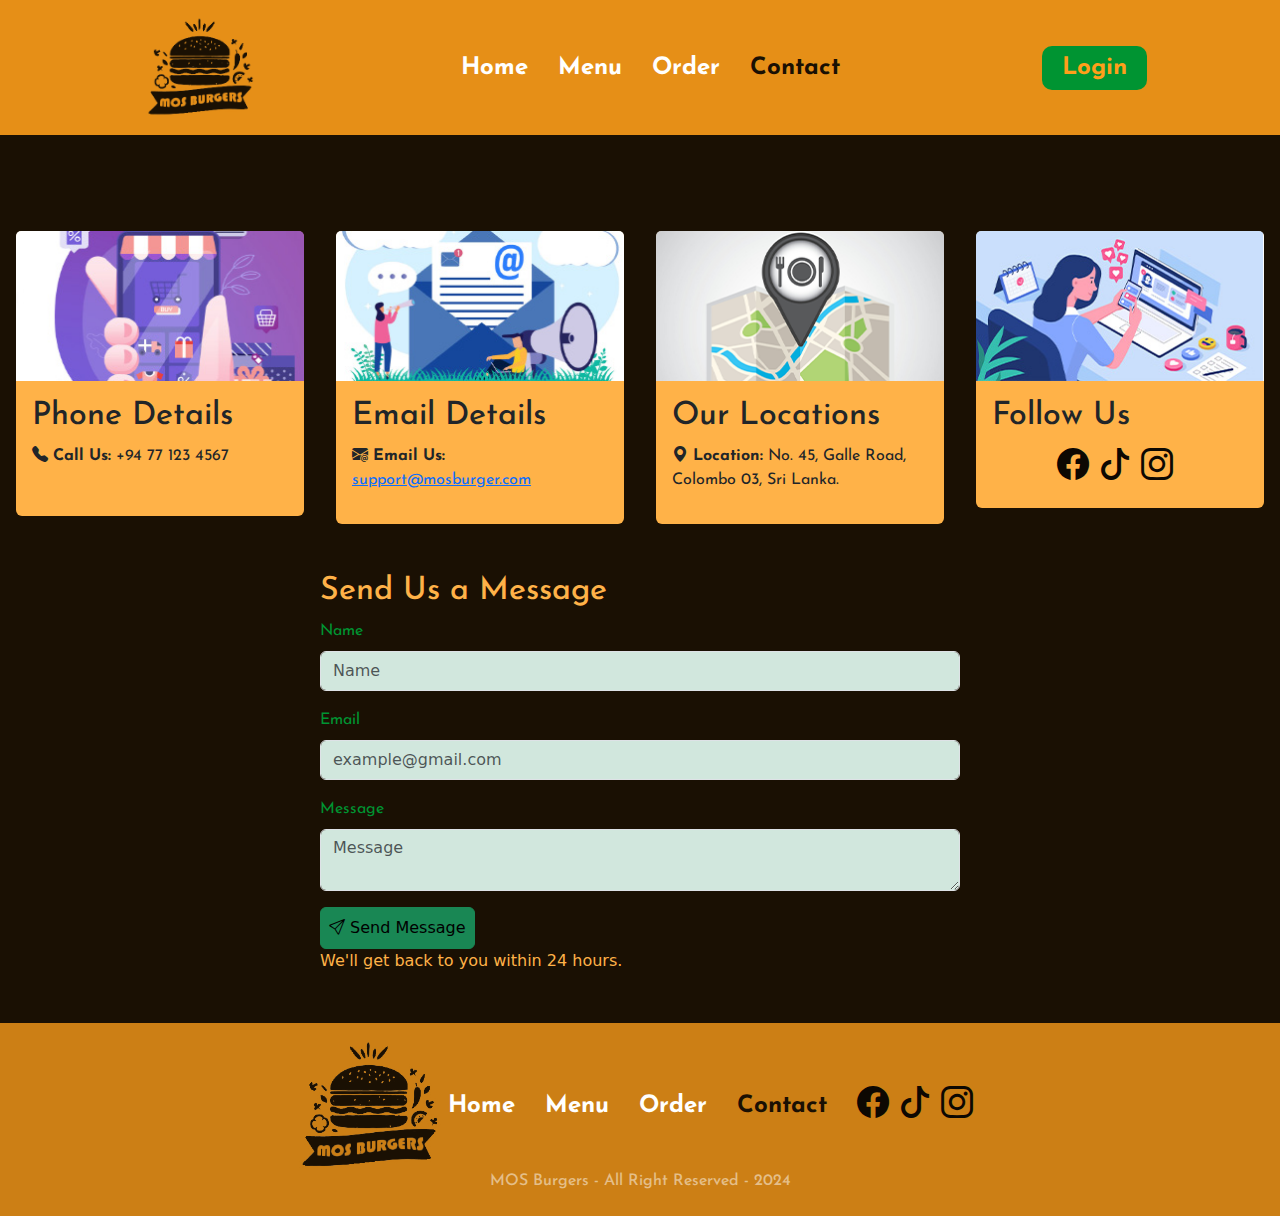
<file: contact_page.html>
<!DOCTYPE html>
<html lang="en">

<head>
    <meta charset="UTF-8">
    <meta name="viewport" content="width=device-width, initial-scale=1.0">
    <title>MOS Burgers - Contact</title>
    <link rel="icon" href="./image/Logo.png" type="image/png">
    <link rel="stylesheet" href="./css/style.css">
    <link href="https://cdn.jsdelivr.net/npm/bootstrap@5.3.3/dist/css/bootstrap.min.css" rel="stylesheet"
        integrity="sha384-QWTKZyjpPEjISv5WaRU9OFeRpok6YctnYmDr5pNlyT2bRjXh0JMhjY6hW+ALEwIH" crossorigin="anonymous">
    <link rel="stylesheet" href="https://cdn.jsdelivr.net/npm/bootstrap-icons@1.11.3/font/bootstrap-icons.min.css">
</head>

<body style="background-color: #1A1003;">

    <header class="p-3 mb-3 " style="background-color: #E68F17;">
        <div class="container">
            <div class="d-flex flex-wrap align-items-center justify-content-center">
                <a href="/" class="d-flex align-items- mb-2 mb-lg-0 link-body-emphasis text-decoration-none">
                    <img src="./image/Logo dark.png" alt="..." width="116px" style="margin-right: 200px;">
                </a>

                <ul class="nav col-12 col-md-auto mb-2 justify-content-center mb-md-0">
                    <li><a href="./index.html">Home</a></li>
                    <li><a href="./menu_page.html">Menu</a></li>
                    <li><a href="./order_page.html">Order</a></li>
                    <li><a href="./contact_page.html" style="margin-right: 172px; color: #1A1003;">Contact</a></li>
                </ul>

                <div class="col-md-1 mb-2 mb-md-0">
                    <a href="./login_page.html" class="Login_btn">Login</a>
                </div>
            </div>
        </div>
    </header>

    <div class="container- mt-5 mx-auto">
        <div class="row mx-auto">
            <div class="col mx-auto mt-5">
                <div class="card mx-auto" style="width: 18rem; background-color: #FFB248; border: none;">
                    <img src="./image/Contact/phone.jpg" class="card-img-top" alt="...">
                    <div class="card-body">
                        <h2 style="font-family: 'Josefin Sans', sans-serif;">Phone Details</h2>
                        <p style="font-family: 'Josefin Sans', sans-serif;"><strong><i class="bi bi-telephone-fill"></i>
                                Call
                                Us:</strong> +94 77 123 4567</p>
                        <pre></pre>
                    </div>
                </div>
            </div>
            <div class="col mx-auto mt-5">
                <div class="card mx-auto" style="width: 18rem; background-color: #FFB248; border: none;">
                    <img src="./image/Contact/email.jpg" class="card-img-top" alt="...">
                    <div class="card-body">
                        <h2 style="font-family: 'Josefin Sans', sans-serif;">Email Details</h2>
                        <p style="font-family: 'Josefin Sans', sans-serif;"><strong><i
                                    class="bi bi-envelope-at-fill"></i>
                                Email Us:</strong> <a href="mailto:support@mosburger.com">support@mosburger.com</a></p>
                    </div>
                </div>
            </div>
            <div class="col mx-auto mt-5">
                <div class="card mx-auto" style="width: 18rem; background-color: #FFB248; border: none;">
                    <img src="./image/Contact/location.png" class="card-img-top" alt="...">
                    <div class="card-body">
                        <h2 style="font-family: 'Josefin Sans', sans-serif;">Our Locations</h2>
                        <p style="font-family: 'Josefin Sans', sans-serif;"><strong><i class="bi bi-geo-alt-fill"></i>
                                Location:</strong> No. 45, Galle Road, Colombo 03, Sri Lanka.</p>
                    </div>
                </div>
            </div>
            <div class="col mx-auto mt-5">
                <div class="card mx-auto" style="width: 18rem; background-color: #FFB248; border: none;">
                    <img src="./image/Contact/social media.jpg" class="card-img-top" alt="...">
                    <div class="card-body">
                        <h2 style="font-family: 'Josefin Sans', sans-serif;">Follow Us</h2>
                        <ul class="Social_media nav col-12 col-md-auto mb-2 justify-content-center mb-md-0">
                            <li><a href="https://www.facebook.com/"><i class="bi bi-facebook"></i></a></li>
                            <li><a href="https://www.tiktok.com/en/"><i class="bi bi-tiktok"></i></a></li>
                            <li><a href="https://www.instagram.com/"><i class="bi bi-instagram"></i></a></li>
                        </ul>
                    </div>
                </div>
            </div>
        </div>

    </div>

    <form class="w-50 m-auto mt-5">
        <h2 style="font-family: 'Josefin Sans', sans-serif; color: #FFB248;">Send Us a Message</h2>
        <div class="mb-3">
            <label class="form-label" style="font-family: 'Josefin Sans', sans-serif; color: #009432;">Name</label>
            <input type="text" class="form-control bg-success-subtle" placeholder="Name">
        </div>
        <div class="mb-3">
            <label class="form-label" style="font-family: 'Josefin Sans', sans-serif; color: #009432;">Email</label>
            <input type="text" class="form-control bg-success-subtle" placeholder="example@gmail.com">
        </div>

        <div class="mb-3">
            <label class="form-label" style="font-family: 'Josefin Sans', sans-serif; color: #009432;">Message</label>
            <textarea type="text" class="form-control bg-success-subtle" placeholder="Message"></Textarea>
        </div>

        <button class="btn btn-success p-2" style="color: #000000;" onclick="sendmsg()"><i class="bi bi-send"></i> Send
            Message</button>
        <p style="color: #FFB248;">We'll get back to you within 24 hours.</p>
    </form>

    <header class="p-3" style="background-color: #CC7F15;margin-top: 50px;">
        <div class="container">
            <div class="d-flex flex-wrap align-items-center justify-content-center">
                <a href="/" class="d-flex align-items- mb-2 mb-lg-0 link-body-emphasis text-decoration-none">
                    <img src="./image/Logo dark.png" alt="..." width="150px">
                </a>

                <ul class="nav col-12 col-md-auto mb-2 justify-content-center mb-md-0">
                    <li><a href="./index.html">Home</a></li>
                    <li><a href="./menu_page.html">Menu</a></li>
                    <li><a href="./order_page.html">Order</a></li>
                    <li><a href="./contact_page.html" style="color: #1A1003;">Contact</a></li>
                </ul>

                <ul class="Social_media nav col-12 col-md-auto mb-2 justify-content-center mb-md-0">
                    <li><a href="https://www.facebook.com/"><i class="bi bi-facebook"></i></a></li>
                    <li><a href="https://www.tiktok.com/en/"><i class="bi bi-tiktok"></i></a></li>
                    <li><a href="https://www.instagram.com/"><i class="bi bi-instagram"></i></a></li>
                </ul>
                <div class="container d-flex justify-content-center text-white-50"
                    style="font-family: 'Josefin Sans', sans-serif;">
                    <h6>
                        MOS Burgers - All Right Reserved - 2024
                    </h6>
                </div>
            </div>
        </div>
    </header>

    <script>
        function sendmsg() {
            alert("Message sent successfully");
        }
    </script>
</body>

</html>
</file>
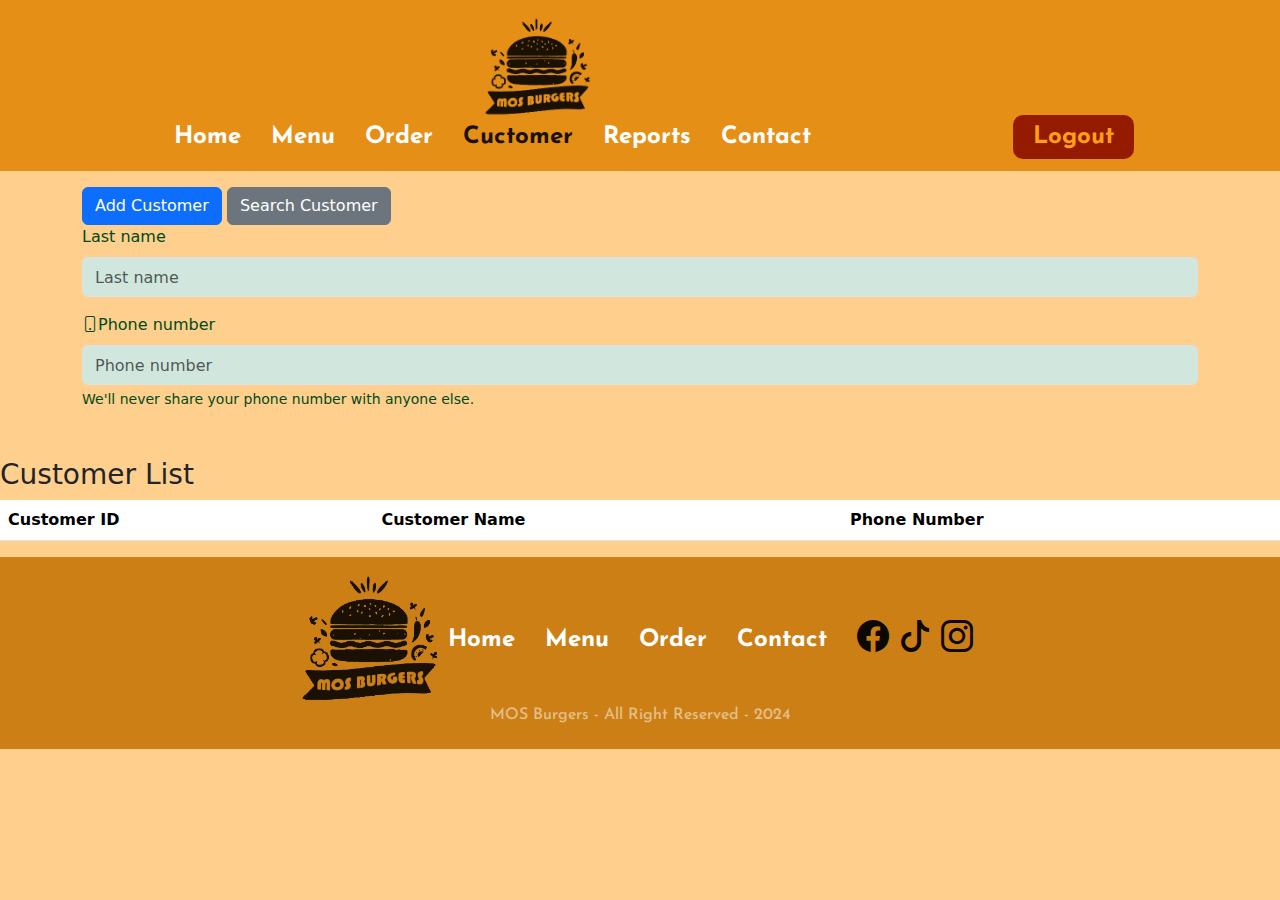
<file: customer.html>
<!DOCTYPE html>
<html lang="en">

<head>
  <meta charset="UTF-8">
  <meta name="viewport" content="width=device-width, initial-scale=1.0">
  <title>MOS Burgers - Customer</title>
  <link rel="icon" href="./image/Logo.png" type="image/png">
  <link rel="stylesheet" href="./css/style.css">
  <link href="https://cdn.jsdelivr.net/npm/bootstrap@5.3.3/dist/css/bootstrap.min.css" rel="stylesheet"
    integrity="sha384-QWTKZyjpPEjISv5WaRU9OFeRpok6YctnYmDr5pNlyT2bRjXh0JMhjY6hW+ALEwIH" crossorigin="anonymous">
  <link rel="stylesheet" href="https://cdn.jsdelivr.net/npm/bootstrap-icons@1.11.3/font/bootstrap-icons.min.css">
</head>

<body style="background-color: #FFCF8D;">
  <header class="p-3 mb-3 " style="background-color: #E68F17;">
    <div class="container">
      <div class="d-flex flex-wrap align-items-center justify-content-center">
        <a href="/" class="d-flex align-items- mb-2 mb-lg-0 link-body-emphasis text-decoration-none">
          <img src="./image/Logo dark.png" alt="..." width="116px" style="margin-right: 200px;">
        </a>

        <ul class="nav col-12 col-md-auto mb-2 justify-content-center mb-md-0">
          <li><a href="./index.html">Home</a></li>
          <li><a href="./menu_page.html">Menu</a></li>
          <li><a href="./order_page.html">Order</a></li>
          <li><a href="./customer.html" style="color: #1A1003;">Cuctomer</a></li>
          <li><a href="./reports.html">Reports</a></li>
          <li><a href="./contact_page.html" style="margin-right: 172px;">Contact</a></li>
        </ul>

        <div class="col-md-1 mb-2 mb-md-0">
          <a href="./index.html" class="Logout_btn">Logout</a>
        </div>

      </div>
    </div>
  </header>
  </div>
  <div class="container">
    <button id="addCustomerBtn" class="btn btn-primary">Add Customer</button>
    <button id="searchCustomerBtn" class="btn btn-secondary">Search Customer</button>

    <div class="mb-3">
      <label class="form-label" style="color: #004A19;">Last name</label>
      <input type="text" class="form-control bg-success-subtle" id="customerName" placeholder="Last name">
    </div>

    <div class="mb-3">
      <label class="form-label" style="color: #004A19;"><i class="bi bi-phone"></i>Phone number</label>
      <input type="text" class="form-control bg-success-subtle" id="customerPhone" placeholder="Phone number">
      <div class="form-text" style="color: #004A19;">We'll never share your phone number with anyone else.</div>
    </div>
  </div>


  <h3 class="mt-5">Customer List</h3>
  <table class="table">
    <thead>
      <tr>
        <th>Customer ID</th>
        <th>Customer Name</th>
        <th>Phone Number</th>
      </tr>
    </thead>
    <tbody id="customerListBody">
    </tbody>
  </table>
  </div>

  <header class="p-3" style="background-color: #CC7F15;margin-top: 10px;">
    <div class="container">
      <div class="d-flex flex-wrap align-items-center justify-content-center">
        <a href="/" class="d-flex align-items- mb-2 mb-lg-0 link-body-emphasis text-decoration-none">
          <img src="./image/Logo dark.png" alt="..." width="150px">
        </a>

        <ul class="nav col-12 col-md-auto mb-2 justify-content-center mb-md-0">
          <li><a href="./index.html">Home</a></li>
          <li><a href="./menu_page.html">Menu</a></li>
          <li><a href="./order_page.html">Order</a></li>
          <li><a href="./contact_page.html">Contact</a></li>
        </ul>

        <ul class="Social_media nav col-12 col-md-auto mb-2 justify-content-center mb-md-0">
          <li><a href="https://www.facebook.com/"><i class="bi bi-facebook"></i></a></li>
          <li><a href="https://www.tiktok.com/en/"><i class="bi bi-tiktok"></i></a></li>
          <li><a href="https://www.instagram.com/"><i class="bi bi-instagram"></i></a></li>
        </ul>
        <div class="container d-flex justify-content-center text-white-50"
          style="font-family: 'Josefin Sans', sans-serif;">
          <h6>
            MOS Burgers - All Right Reserved - 2024
          </h6>
        </div>
      </div>
    </div>
  </header>

  <script>
    document.addEventListener('DOMContentLoaded', function () {
      const customerList = JSON.parse(localStorage.getItem('customerList')) || [];

      function displayCustomerList(customers) {
        const tableBody = document.getElementById('customerListBody');
        tableBody.innerHTML = '';

        customers.forEach(customer => {
          if (customer && customer.customerName && customer.customerPhone) {
            const row = document.createElement('tr');

            const customerIdCell = document.createElement('td');
            customerIdCell.textContent = customer.customerId;
            row.appendChild(customerIdCell);

            const customerNameCell = document.createElement('td');
            customerNameCell.textContent = customer.customerName;
            row.appendChild(customerNameCell);

            const customerPhoneCell = document.createElement('td');
            customerPhoneCell.textContent = customer.customerPhone;
            row.appendChild(customerPhoneCell);

            tableBody.appendChild(row);
          }
        });
      }

      function generateCustomerId() {
        return 'C' + Math.floor(Math.random() * 1000000);
      }

      function isDuplicateCustomer(name, phone) {
        return customerList.some(customer =>
          customer &&
          customer.customerName &&
          customer.customerPhone &&
          customer.customerName.toLowerCase() === name.toLowerCase() &&
          customer.customerPhone === phone
        );
      }

      document.getElementById('addCustomerBtn').addEventListener('click', function () {
        const customerName = document.getElementById('customerName').value;
        const customerPhone = document.getElementById('customerPhone').value;

        if (customerName && customerPhone) {
          if (isDuplicateCustomer(customerName, customerPhone)) {
            alert('Customer with this name and phone number already exists');
          } else {
            const newCustomer = {
              customerId: generateCustomerId(),
              customerName: customerName,
              customerPhone: customerPhone
            };

            customerList.push(newCustomer);
            localStorage.setItem('customerList', JSON.stringify(customerList));
            displayCustomerList(customerList);

            document.getElementById('customerName').value = '';
            document.getElementById('customerPhone').value = '';
          }
        } else {
          alert('Please fill out all fields');
        }
      });

      document.getElementById('searchCustomerBtn').addEventListener('click', function () {
        const searchName = prompt('Enter customer name to search:');
        if (searchName) {
          const filteredCustomers = customerList.filter(customer =>
            customer &&
            customer.customerName &&
            customer.customerName.toLowerCase().includes(searchName.toLowerCase())
          );
          displayCustomerList(filteredCustomers);
        }
      });


      displayCustomerList(customerList);
    });
  </script>

</body>

</html>
</file>
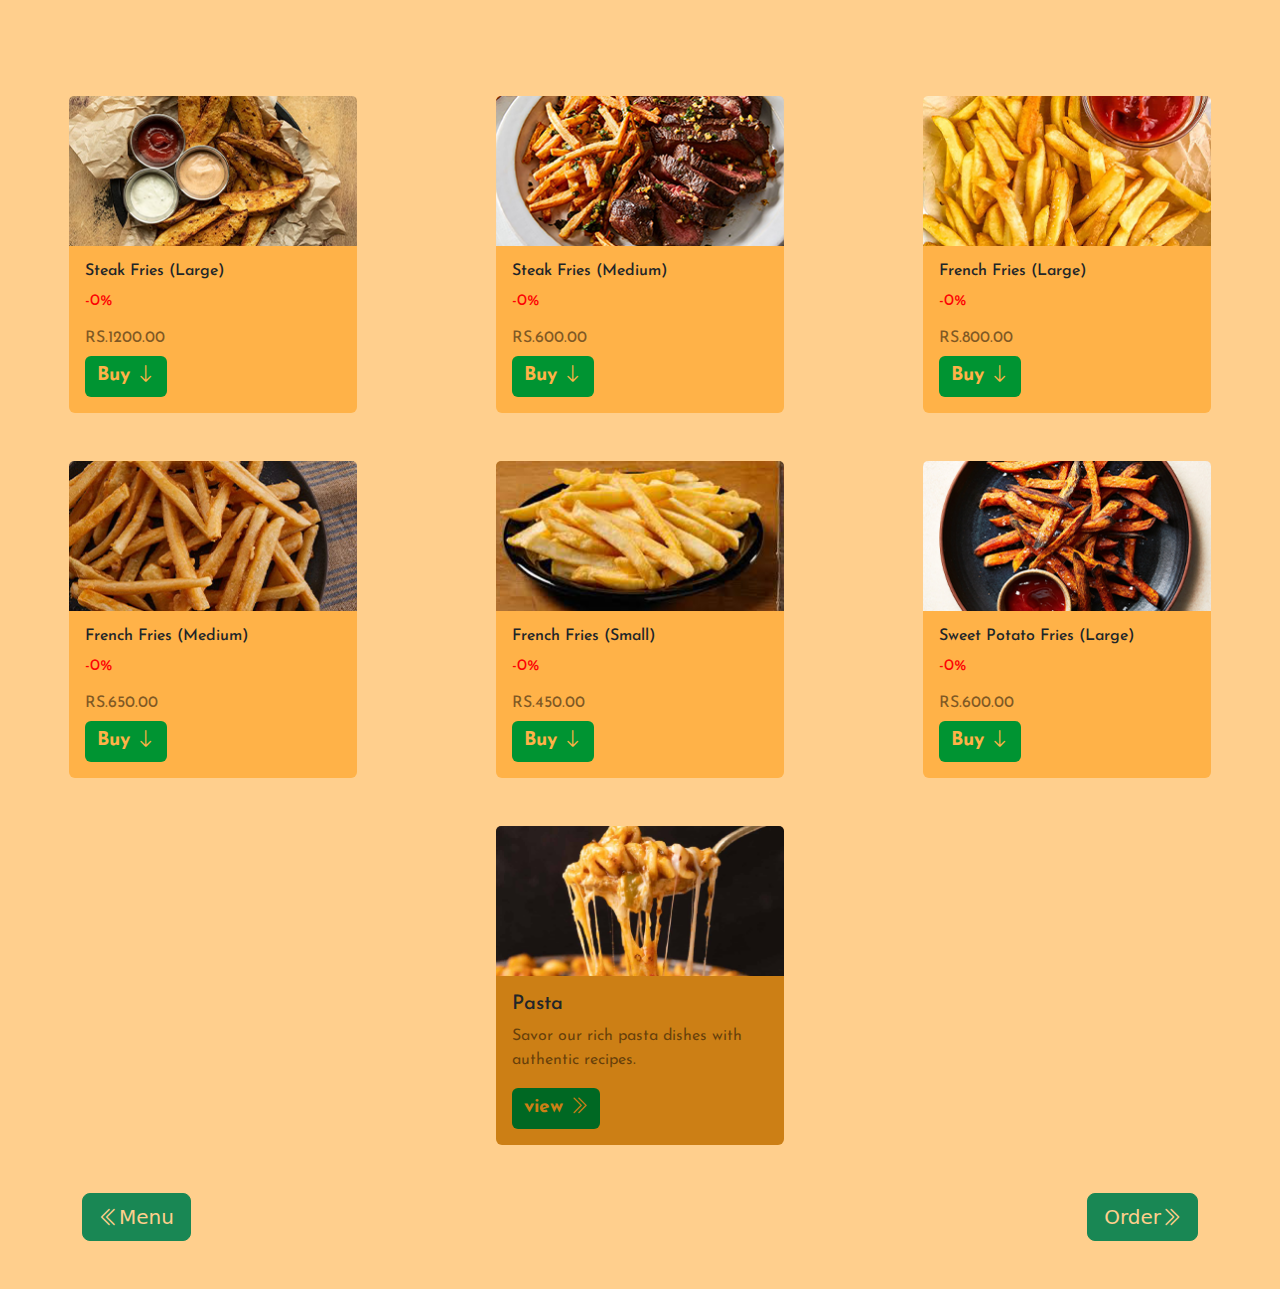
<file: Fries.html>
<!DOCTYPE html>
<html lang="en">

<head>
  <meta charset="UTF-8">
  <meta name="viewport" content="width=device-width, initial-scale=1.0">
  <title>MOS Burgers - Fries</title>
  <link rel="icon" href="./image/Logo.png" type="image/png">
  <link rel="stylesheet" href="./css/style.css">
  <link href="https://cdn.jsdelivr.net/npm/bootstrap@5.3.3/dist/css/bootstrap.min.css" rel="stylesheet"
    integrity="sha384-QWTKZyjpPEjISv5WaRU9OFeRpok6YctnYmDr5pNlyT2bRjXh0JMhjY6hW+ALEwIH" crossorigin="anonymous">
  <link rel="stylesheet" href="https://cdn.jsdelivr.net/npm/bootstrap-icons@1.11.3/font/bootstrap-icons.min.css">
</head>

<body style="background-color: #FFCF8D;">

  <div class="container- mt-5 mx-auto">
    <div class="row mx-auto">
      <div class="col mx-auto mt-5">
        <div class="card mx-auto" style="width: 18rem; background-color: #FFB248; border: none;">
          <img src="./image/Fries/Steak Fries (Large) .png" class="card-img-top" alt="...">
          <div class="card-body">
            <h6 class="card-title" style="font-family: 'Josefin Sans', sans-serif;">Steak Fries (Large) </h6>
            <p class="card-text" style="font-family: 'Josefin Sans', sans-serif; color: rgb(253, 3, 3);">-0%</p>
            <h6 class="card-text text-black-50" style="font-family: 'Josefin Sans', sans-serif;">RS.1200.00</h6>
            <a href="#" class="btn btn-primary"
              style="background-color: #009432; border: none; color: #FFB248; font-family: 'Josefin Sans', sans-serif; font-size: larger; font-weight: bold;"
              onclick="B1025()">Buy
              <i class="bi bi-arrow-down"></i></a>
          </div>
        </div>
      </div>
      <div class="col mx-auto mt-5">
        <div class="card mx-auto" style="width: 18rem; background-color: #FFB248; border: none;">
          <img src="./image/Fries/Steak Fries (Medium).png" class="card-img-top" alt="...">
          <div class="card-body">
            <h6 class="card-title" style="font-family: 'Josefin Sans', sans-serif;">Steak Fries (Medium)</h6>
            <p class="card-text" style="font-family: 'Josefin Sans', sans-serif; color: rgb(253, 3, 3);">-0%</p>
            <h6 class="card-text text-black-50" style="font-family: 'Josefin Sans', sans-serif;">RS.600.00</h6>
            <a href="#" class="btn btn-primary"
              style="background-color: #009432; border: none; color: #FFB248; font-family: 'Josefin Sans', sans-serif; font-size: larger; font-weight: bold;"
              onclick="B1026()">Buy
              <i class="bi bi-arrow-down"></i></a>
          </div>
        </div>
      </div>
      <div class="col mx-auto mt-5">
        <div class="card mx-auto" style="width: 18rem; background-color: #FFB248; border: none;">
          <img src="./image/Fries/French Fries (Large).png" class="card-img-top" alt="...">
          <div class="card-body">
            <h6 class="card-title" style="font-family: 'Josefin Sans', sans-serif;">French Fries (Large)</h6>
            <p class="card-text" style="font-family: 'Josefin Sans', sans-serif; color: rgb(253, 3, 3);">-0%</p>
            <h6 class="card-text text-black-50" style="font-family: 'Josefin Sans', sans-serif;">RS.800.00</h6>
            <a href="#" class="btn btn-primary"
              style="background-color: #009432; border: none; color: #FFB248; font-family: 'Josefin Sans', sans-serif; font-size: larger; font-weight: bold;"
              onclick="B1027()">Buy
              <i class="bi bi-arrow-down"></i></a>
          </div>
        </div>
      </div>
    </div>

    <div class="row mx-auto">
      <div class="col mx-auto mt-5">
        <div class="card mx-auto" style="width: 18rem; background-color: #FFB248; border: none;">
          <img src="./image/Fries/French Fries (Medium).png" class="card-img-top" alt="...">
          <div class="card-body">
            <h6 class="card-title" style="font-family: 'Josefin Sans', sans-serif;">French Fries (Medium) </h6>
            <p class="card-text" style="font-family: 'Josefin Sans', sans-serif; color: rgb(253, 3, 3);">-0%</p>
            <h6 class="card-text text-black-50" style="font-family: 'Josefin Sans', sans-serif;">RS.650.00</h6>
            <a href="#" class="btn btn-primary"
              style="background-color: #009432; border: none; color: #FFB248; font-family: 'Josefin Sans', sans-serif; font-size: larger; font-weight: bold;"
              onclick="B1028()">Buy
              <i class="bi bi-arrow-down"></i></a>
          </div>
        </div>
      </div>
      <div class="col mx-auto mt-5">
        <div class="card mx-auto" style="width: 18rem; background-color: #FFB248; border: none;">
          <img src="./image/Fries/French Fries (Small).png" class="card-img-top" alt="...">
          <div class="card-body">
            <h6 class="card-title" style="font-family: 'Josefin Sans', sans-serif;">French Fries (Small)</h6>
            <p class="card-text" style="font-family: 'Josefin Sans', sans-serif; color: rgb(253, 3, 3);">-0%</p>
            <h6 class="card-text text-black-50" style="font-family: 'Josefin Sans', sans-serif;">RS.450.00</h6>
            <a href="#" class="btn btn-primary"
              style="background-color: #009432; border: none; color: #FFB248; font-family: 'Josefin Sans', sans-serif; font-size: larger; font-weight: bold;"
              onclick="B1029()">Buy
              <i class="bi bi-arrow-down"></i></a>
          </div>
        </div>
      </div>
      <div class="col mx-auto mt-5">
        <div class="card mx-auto" style="width: 18rem; background-color: #FFB248; border: none;">
          <img src="./image/Fries/Sweet Potato Fries (Large).png" class="card-img-top" alt="...">
          <div class="card-body">
            <h6 class="card-title" style="font-family: 'Josefin Sans', sans-serif;">Sweet Potato Fries (Large) </h6>
            <p class="card-text" style="font-family: 'Josefin Sans', sans-serif; color: rgb(253, 3, 3);">-0%</p>
            <h6 class="card-text text-black-50" style="font-family: 'Josefin Sans', sans-serif;">RS.600.00</h6>
            <a href="#" class="btn btn-primary"
              style="background-color: #009432; border: none; color: #FFB248; font-family: 'Josefin Sans', sans-serif; font-size: larger; font-weight: bold;"
              onclick="B1030()">Buy
              <i class="bi bi-arrow-down"></i></a>
          </div>
        </div>
      </div>
    </div>
    <div class="row mx-auto">
      <div class="col mx-auto mt-5">
        <div class="card mx-auto" style="width: 18rem; background-color: #CC7F15; border: none;">
          <img src="./image/Pasta menu.png" class="card-img-top" alt="...">
          <div class="card-body">
            <h5 class="card-title" style="font-family: 'Josefin Sans', sans-serif;">Pasta</h5>
            <p class="card-text text-black-50" style="font-family: 'Josefin Sans', sans-serif;">Savor our rich pasta
              dishes with authentic recipes.</p>
            <a href="./Pasta.html" class="btn btn-primary"
              style="background-color: #006823; border: none; color: #CC7F15; font-family: 'Josefin Sans', sans-serif; font-size: larger; font-weight: bold;">view
              <i class="bi bi-chevron-double-right"></i></a>
          </div>
        </div>
      </div>
    </div>
  </div>

  <div class="container d-flex justify-content-center mt-5 mb-5">
    <a href="./menu_page.html" class="btn btn-success btn-lg" style="margin-right: auto; color: #FFCF8D;"><i
        class="bi bi-chevron-double-left"></i>Menu</a>
    <a href="./order_page.html" class="btn btn-success btn-lg" style="color: #FFCF8D;">Order<i
        class="bi bi-chevron-double-right"></i></a>
  </div>



  <script src="https://cdn.jsdelivr.net/npm/bootstrap@5.3.3/dist/js/bootstrap.bundle.min.js"
    integrity="sha384-YvpcrYf0tY3lHB60NNkmXc5s9fDVZLESaAA55NDzOxhy9GkcIdslK1eN7N6jIeHz"
    crossorigin="anonymous"></script>
  <script src="./js/items.js"></script>
</body>

</html>
</file>
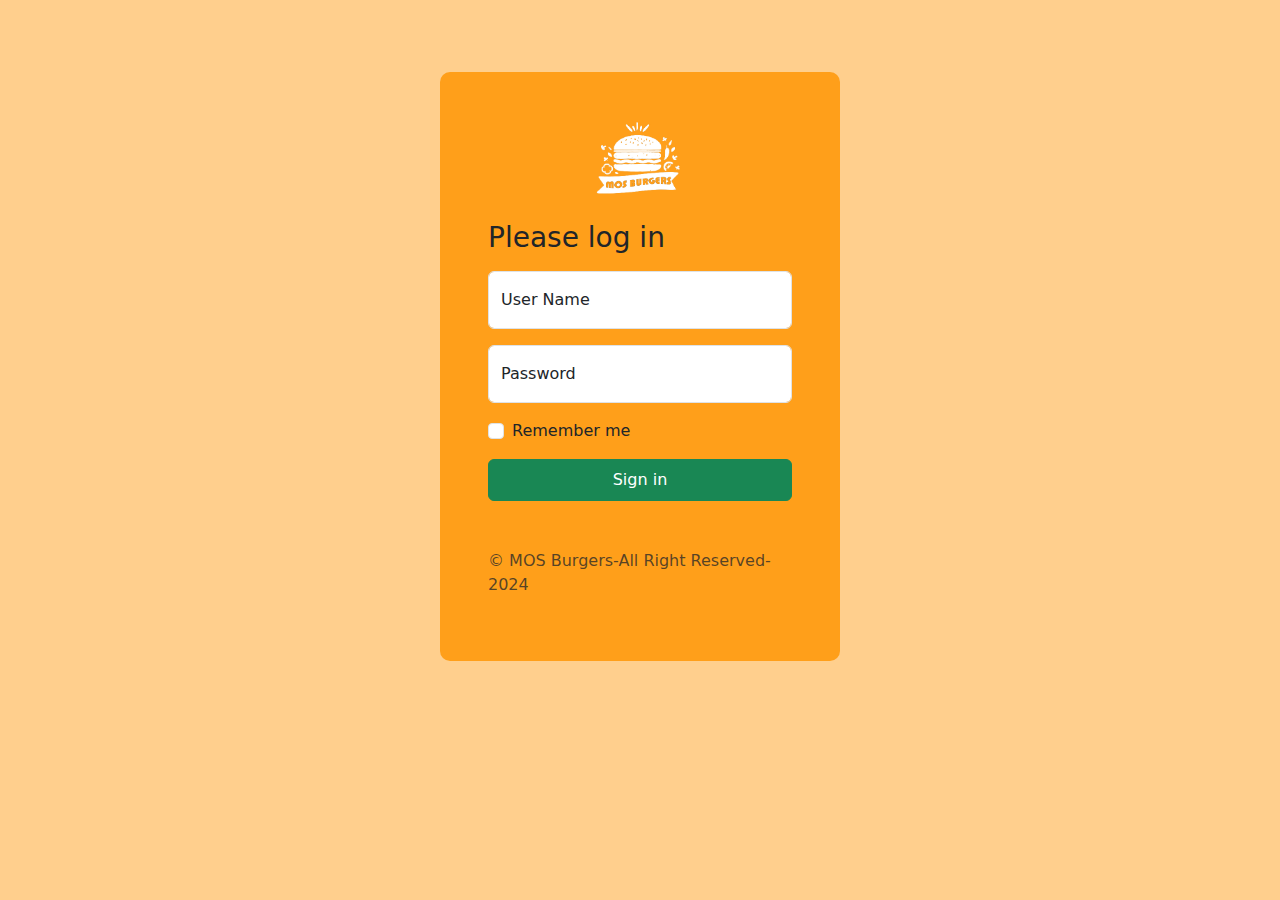
<file: login_page.html>
<!DOCTYPE html>
<html lang="en">

<head>
    <meta charset="UTF-8">
    <meta name="viewport" content="width=device-width, initial-scale=1.0">
    <title>MOS Burgers - Login</title>
    <link rel="icon" href="./image/Logo.png" type="image/png">
    <link rel="stylesheet" href="./css/style.css">
    <link href="https://cdn.jsdelivr.net/npm/bootstrap@5.3.3/dist/css/bootstrap.min.css" rel="stylesheet"
        integrity="sha384-QWTKZyjpPEjISv5WaRU9OFeRpok6YctnYmDr5pNlyT2bRjXh0JMhjY6hW+ALEwIH" crossorigin="anonymous">
    <link rel="stylesheet" href="https://cdn.jsdelivr.net/npm/bootstrap-icons@1.11.3/font/bootstrap-icons.min.css">
</head>

<body class="d-flex align-items-center py-4" style="background-color: #FFCF8D;">

    <main class="form-signin mt-5 p-5 m-auto" style="background-color: #FF9F1A; border-radius: 10px; width: 400px;">
        <form>
            <div class="container d-flex justify-content-center">
                <img class="mb-4" src="./image/Logo.png" alt="" width="92" height="77">
            </div>
            <h1 class="h3 mb-3 fw-normal">Please log in</h1>

            <div class="form-floating mb-3">
                <input type="email" class="form-control" id="floatingInput" placeholder="name@example.com">
                <label for="floatingInput">User Name</label>
            </div>
            <div class="form-floating">
                <input type="password" class="form-control" id="floatingPassword" placeholder="Password">
                <label for="floatingPassword">Password</label>
            </div>

            <div class="form-check text-start my-3">
                <input class="form-check-input" type="checkbox" value="remember-me" id="flexCheckDefault">
                <label class="form-check-label" for="flexCheckDefault">
                    Remember me
                </label>
            </div>
            <a href="./customer.html" class="btn btn-success w-100 py-2" type="submit">Sign in</a>
            <p class="mt-5 mb-3 text-body-secondary">&copy; MOS Burgers-All Right Reserved-2024 </p>
        </form>
    </main>

    <script src="https://cdn.jsdelivr.net/npm/bootstrap@5.3.3/dist/js/bootstrap.bundle.min.js"
        integrity="sha384-YvpcrYf0tY3lHB60NNkmXc5s9fDVZLESaAA55NDzOxhy9GkcIdslK1eN7N6jIeHz"
        crossorigin="anonymous"></script>
    <script src="./js/login.js"></script>

</body>

</html>
</file>
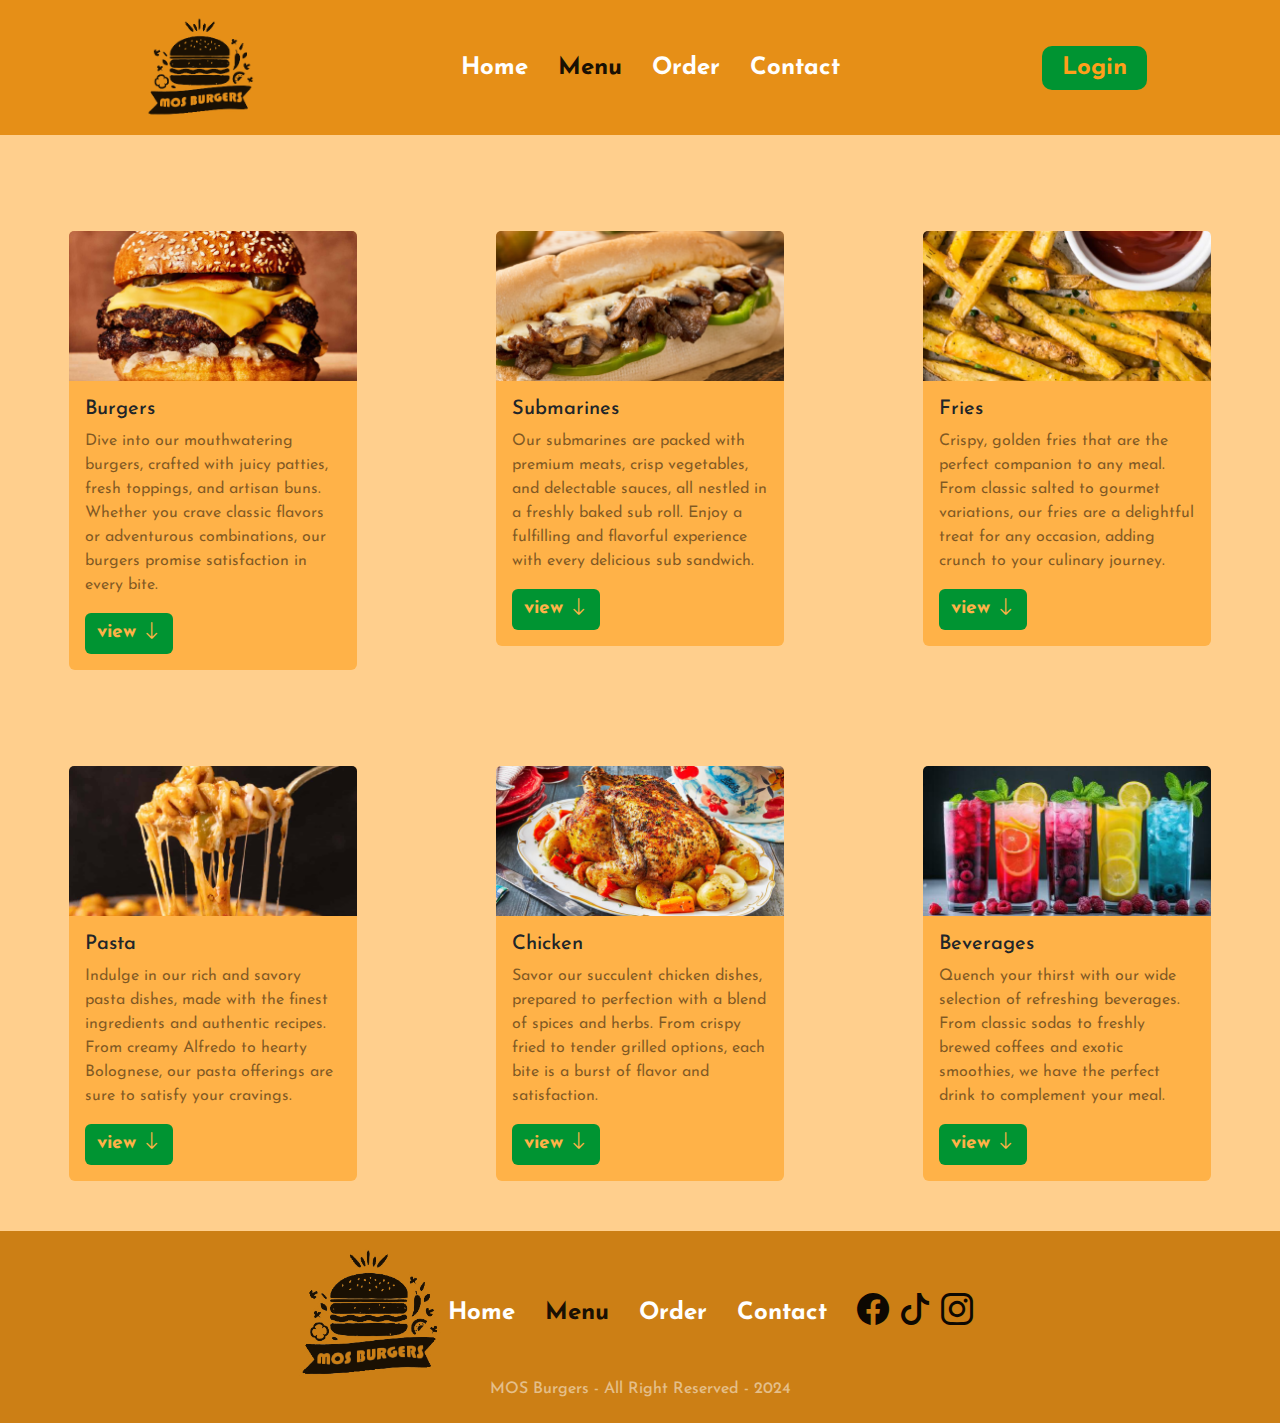
<file: menu_page.html>
<!DOCTYPE html>
<html lang="en">

<head>
  <meta charset="UTF-8">
  <meta name="viewport" content="width=device-width, initial-scale=1.0">
  <title>MOS Burgers - Menu</title>
  <link rel="icon" href="./image/Logo.png" type="image/png">
  <link rel="stylesheet" href="./css/style.css">
  <link href="https://cdn.jsdelivr.net/npm/bootstrap@5.3.3/dist/css/bootstrap.min.css" rel="stylesheet"
    integrity="sha384-QWTKZyjpPEjISv5WaRU9OFeRpok6YctnYmDr5pNlyT2bRjXh0JMhjY6hW+ALEwIH" crossorigin="anonymous">
  <link rel="stylesheet" href="https://cdn.jsdelivr.net/npm/bootstrap-icons@1.11.3/font/bootstrap-icons.min.css">
</head>

<body style="background-color: #FFCF8D;">
  <header class="p-3 mb-3 " style="background-color: #E68F17;">
    <div class="container">
      <div class="d-flex flex-wrap align-items-center justify-content-center">
        <a href="/" class="d-flex align-items- mb-2 mb-lg-0 link-body-emphasis text-decoration-none">
          <img src="./image/Logo dark.png" alt="..." width="116px" style="margin-right: 200px;">
        </a>

        <ul class="nav col-12 col-md-auto mb-2 justify-content-center mb-md-0">
          <li><a href="./index.html">Home</a></li>
          <li><a href="./menu_page.html" style="color: #1A1003;">Menu</a></li>
          <li><a href="./order_page.html">Order</a></li>
          <li><a href="./contact_page.html" style="margin-right: 172px;">Contact</a></li>
        </ul>

        <div class="col-md-1 mb-2 mb-md-0">
          <a href="./login_page.html" class="Login_btn">Login</a>
        </div>
      </div>
    </div>
  </header>

  <div class="container- mt-5 mx-auto">
    <div class="row mx-auto">
      <div class="col mx-auto mt-5">
        <div class="card mx-auto" style="width: 18rem; background-color: #FFB248; border: none;">
          <img src="./image/Buerger menu.png" class="card-img-top" alt="...">
          <div class="card-body">
            <h5 class="card-title" style="font-family: 'Josefin Sans', sans-serif;">Burgers</h5>
            <p class="card-text text-black-50" style="font-family: 'Josefin Sans', sans-serif;">Dive into our
              mouthwatering burgers, crafted with juicy patties, fresh toppings, and
              artisan buns. Whether you crave classic flavors or adventurous combinations, our burgers promise
              satisfaction in every bite.</p>
            <a href="./Burgers.html" class="btn btn-primary"
              style="background-color: #009432; border: none; color: #FFB248; font-family: 'Josefin Sans', sans-serif; font-size: larger; font-weight: bold;">view
              <i class="bi bi-arrow-down"></i></a>
          </div>
        </div>
      </div>
      <div class="col mx-auto mt-5">
        <div class="card mx-auto" style="width: 18rem; background-color: #FFB248; border: none;">
          <img src="./image/Sumarine menu.png" class="card-img-top" alt="...">
          <div class="card-body">
            <h5 class="card-title" style="font-family: 'Josefin Sans', sans-serif;">Submarines</h5>
            <p class="card-text text-black-50" style="font-family: 'Josefin Sans', sans-serif;">Our submarines are
              packed with premium meats, crisp vegetables, and delectable sauces,
              all nestled in a freshly baked sub roll. Enjoy a fulfilling and flavorful experience with every delicious
              sub sandwich.</p>
            <a href="./Submarines.html" class="btn btn-primary"
              style="background-color: #009432; border: none; color: #FFB248; font-family: 'Josefin Sans', sans-serif; font-size: larger; font-weight: bold;">view
              <i class="bi bi-arrow-down"></i></a>
          </div>
        </div>
      </div>
      <div class="col mx-auto mt-5">
        <div class="card mx-auto" style="width: 18rem; background-color: #FFB248; border: none;">
          <img src="./image/Fries menu.png" class="card-img-top" alt="...">
          <div class="card-body">
            <h5 class="card-title" style="font-family: 'Josefin Sans', sans-serif;">Fries</h5>
            <p class="card-text text-black-50" style="font-family: 'Josefin Sans', sans-serif;">Crispy, golden fries
              that are the perfect companion to any meal. From classic salted to
              gourmet variations, our fries are a delightful treat for any occasion, adding crunch to your culinary
              journey.</p>
            <a href="./Fries.html" class="btn btn-primary"
              style="background-color: #009432; border: none; color: #FFB248; font-family: 'Josefin Sans', sans-serif; font-size: larger; font-weight: bold;">view
              <i class="bi bi-arrow-down"></i></a>
          </div>
        </div>
      </div>
    </div>
  </div>

  <div class="container- mt-5 mx-auto">
    <div class="row mx-auto">
      <div class="col mx-auto mt-5">
        <div class="card mx-auto" style="width: 18rem; background-color: #FFB248; border: none;">
          <img src="./image/Pasta menu.png" class="card-img-top" alt="...">
          <div class="card-body">
            <h5 class="card-title" style="font-family: 'Josefin Sans', sans-serif;">Pasta</h5>
            <p class="card-text text-black-50" style="font-family: 'Josefin Sans', sans-serif;">Indulge in our rich and
              savory pasta dishes, made with the finest ingredients and
              authentic recipes. From creamy Alfredo to hearty Bolognese, our pasta offerings are sure to satisfy your
              cravings.</p>
            <a href="./Pasta.html" class="btn btn-primary"
              style="background-color: #009432; border: none; color: #FFB248; font-family: 'Josefin Sans', sans-serif; font-size: larger; font-weight: bold;">view
              <i class="bi bi-arrow-down"></i></a>
          </div>
        </div>
      </div>
      <div class="col mx-auto mt-5">
        <div class="card mx-auto" style="width: 18rem; background-color: #FFB248; border: none;">
          <img src="./image/Chicken menu.png" class="card-img-top" alt="...">
          <div class="card-body">
            <h5 class="card-title" style="font-family: 'Josefin Sans', sans-serif;">Chicken</h5>
            <p class="card-text text-black-50" style="font-family: 'Josefin Sans', sans-serif;">Savor our succulent
              chicken dishes, prepared to perfection with a blend of spices and
              herbs. From crispy fried to tender grilled options, each bite is a burst of flavor and satisfaction.</p>
            <a href="./Chicken.html" class="btn btn-primary"
              style="background-color: #009432; border: none; color: #FFB248; font-family: 'Josefin Sans', sans-serif; font-size: larger; font-weight: bold;">view
              <i class="bi bi-arrow-down"></i></a>
          </div>
        </div>
      </div>
      <div class="col mx-auto mt-5">
        <div class="card mx-auto" style="width: 18rem; background-color: #FFB248; border: none;">
          <img src="./image/Beverages menu.png" class="card-img-top" alt="...">
          <div class="card-body">
            <h5 class="card-title" style="font-family: 'Josefin Sans', sans-serif;">Beverages</h5>
            <p class="card-text text-black-50" style="font-family: 'Josefin Sans', sans-serif;">Quench your thirst with
              our wide selection of refreshing beverages. From classic sodas
              to freshly brewed coffees and exotic smoothies, we have the perfect drink to complement your meal.</p>
            <a href="./Beverages.html" class="btn btn-primary"
              style="background-color: #009432; border: none; color: #FFB248; font-family: 'Josefin Sans', sans-serif; font-size: larger; font-weight: bold;">view
              <i class="bi bi-arrow-down"></i></a>
          </div>
        </div>
      </div>
    </div>
  </div>

  <header class="p-3" style="background-color: #CC7F15;margin-top: 50px;">
    <div class="container">
      <div class="d-flex flex-wrap align-items-center justify-content-center">
        <a href="/" class="d-flex align-items- mb-2 mb-lg-0 link-body-emphasis text-decoration-none">
          <img src="./image/Logo dark.png" alt="..." width="150px">
        </a>

        <ul class="nav col-12 col-md-auto mb-2 justify-content-center mb-md-0">
          <li><a href="./index.html">Home</a></li>
          <li><a href="./menu_page.html" style="color: #1A1003;">Menu</a></li>
          <li><a href="./order_page.html">Order</a></li>
          <li><a href="./contact_page.html">Contact</a></li>
        </ul>

        <ul class="Social_media nav col-12 col-md-auto mb-2 justify-content-center mb-md-0">
        <li><a href="https://www.facebook.com/"><i class="bi bi-facebook"></i></a></li>
        <li><a href="https://www.tiktok.com/en/"><i class="bi bi-tiktok"></i></a></li>
        <li><a href="https://www.instagram.com/"><i class="bi bi-instagram"></i></a></li>
        </ul>
        <div class="container d-flex justify-content-center text-white-50"style="font-family: 'Josefin Sans', sans-serif;">
          <h6>
            MOS Burgers - All Right Reserved - 2024 
          </h6>
        </div>
      </div>
    </div>
  </header>

  <script src="https://cdn.jsdelivr.net/npm/bootstrap@5.3.3/dist/js/bootstrap.bundle.min.js"
    integrity="sha384-YvpcrYf0tY3lHB60NNkmXc5s9fDVZLESaAA55NDzOxhy9GkcIdslK1eN7N6jIeHz"
    crossorigin="anonymous"></script>

</body>

</html>
</file>
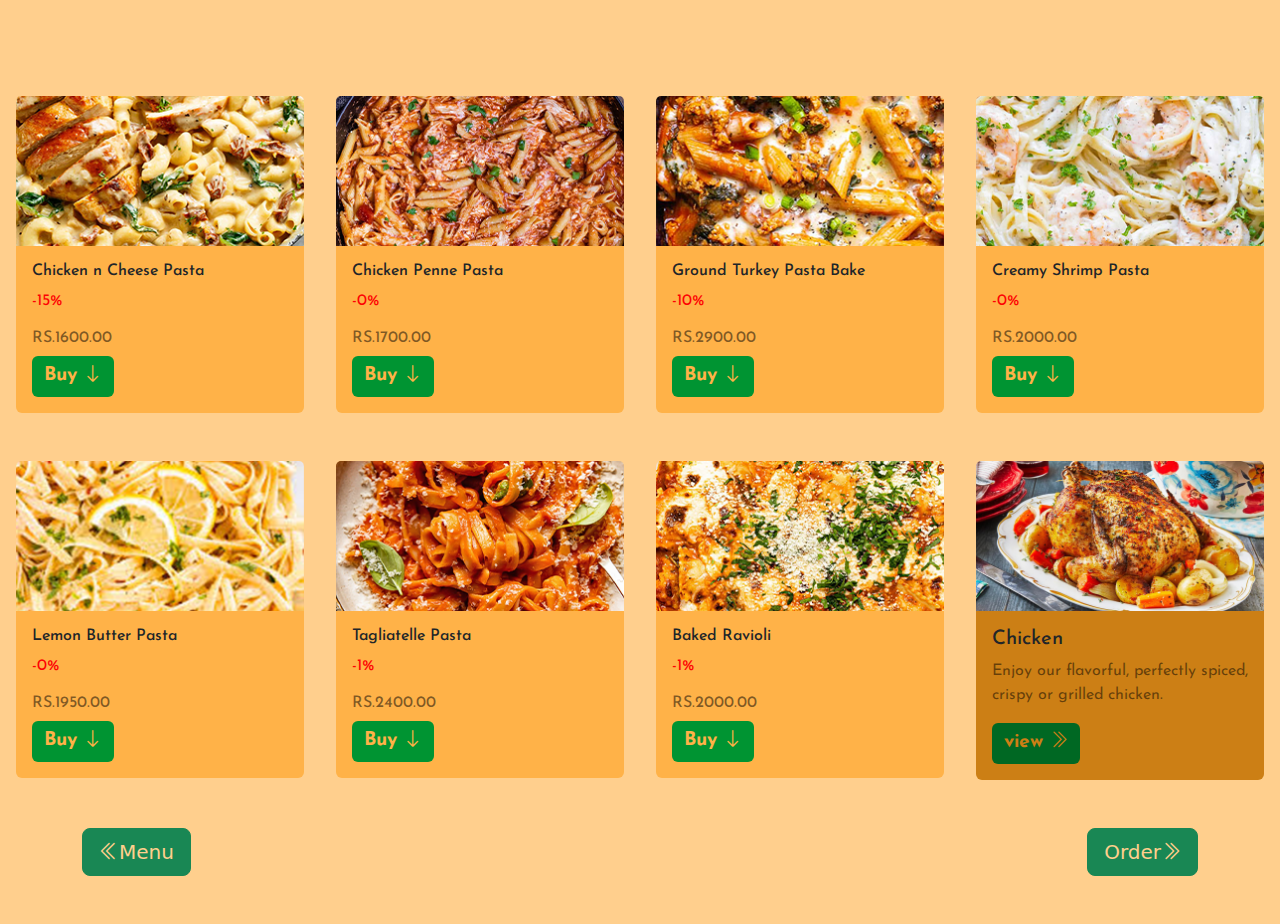
<file: Pasta.html>
<!DOCTYPE html>
<html lang="en">

<head>
  <meta charset="UTF-8">
  <meta name="viewport" content="width=device-width, initial-scale=1.0">
  <title>MOS Burgers - Pasta</title>
  <link rel="icon" href="./image/Logo.png" type="image/png">
  <link rel="stylesheet" href="./css/style.css">
  <link href="https://cdn.jsdelivr.net/npm/bootstrap@5.3.3/dist/css/bootstrap.min.css" rel="stylesheet"
    integrity="sha384-QWTKZyjpPEjISv5WaRU9OFeRpok6YctnYmDr5pNlyT2bRjXh0JMhjY6hW+ALEwIH" crossorigin="anonymous">
  <link rel="stylesheet" href="https://cdn.jsdelivr.net/npm/bootstrap-icons@1.11.3/font/bootstrap-icons.min.css">
</head>

<body style="background-color: #FFCF8D;">

  <div class="container- mt-5 mx-auto">
    <div class="row mx-auto">
      <div class="col mx-auto mt-5">
        <div class="card mx-auto" style="width: 18rem; background-color: #FFB248; border: none;">
          <img src="./image/Pasta/Chicken n Cheese Pasta.png" class="card-img-top" alt="...">
          <div class="card-body">
            <h6 class="card-title" style="font-family: 'Josefin Sans', sans-serif;">Chicken n Cheese Pasta</h6>
            <p class="card-text" style="font-family: 'Josefin Sans', sans-serif; color: rgb(253, 3, 3);">-15%</p>
            <h6 class="card-text text-black-50" style="font-family: 'Josefin Sans', sans-serif;">RS.1600.00 </h6>
            <a href="#" class="btn btn-primary"
              style="background-color: #009432; border: none; color: #FFB248; font-family: 'Josefin Sans', sans-serif; font-size: larger; font-weight: bold;"
              onclick="B1031()">Buy
              <i class="bi bi-arrow-down"></i></a>
          </div>
        </div>
      </div>
      <div class="col mx-auto mt-5">
        <div class="card mx-auto" style="width: 18rem; background-color: #FFB248; border: none;">
          <img src="./image/Pasta/Chicken Penne Pasta.png" class="card-img-top" alt="...">
          <div class="card-body">
            <h6 class="card-title" style="font-family: 'Josefin Sans', sans-serif;">Chicken Penne Pasta</h6>
            <p class="card-text" style="font-family: 'Josefin Sans', sans-serif; color: rgb(253, 3, 3);">-0%</p>
            <h6 class="card-text text-black-50" style="font-family: 'Josefin Sans', sans-serif;">RS.1700.00 </h6>
            <a href="#" class="btn btn-primary"
              style="background-color: #009432; border: none; color: #FFB248; font-family: 'Josefin Sans', sans-serif; font-size: larger; font-weight: bold;"
              onclick="B1032()">Buy
              <i class="bi bi-arrow-down"></i></a>
          </div>
        </div>
      </div>
      <div class="col mx-auto mt-5">
        <div class="card mx-auto" style="width: 18rem; background-color: #FFB248; border: none;">
          <img src="./image/Pasta/Ground Turkey Pasta Bake.png" class="card-img-top" alt="...">
          <div class="card-body">
            <h6 class="card-title" style="font-family: 'Josefin Sans', sans-serif;">Ground Turkey Pasta Bake</h6>
            <p class="card-text" style="font-family: 'Josefin Sans', sans-serif; color: rgb(253, 3, 3);">-10%</p>
            <h6 class="card-text text-black-50" style="font-family: 'Josefin Sans', sans-serif;">RS.2900.00 </h6>
            <a href="#" class="btn btn-primary"
              style="background-color: #009432; border: none; color: #FFB248; font-family: 'Josefin Sans', sans-serif; font-size: larger; font-weight: bold;"
              onclick="B1033()">Buy
              <i class="bi bi-arrow-down"></i></a>
          </div>
        </div>
      </div>
      <div class="col mx-auto mt-5">
        <div class="card mx-auto" style="width: 18rem; background-color: #FFB248; border: none;">
          <img src="./image/Pasta/Creamy Shrimp Pasta.png" class="card-img-top" alt="...">
          <div class="card-body">
            <h6 class="card-title" style="font-family: 'Josefin Sans', sans-serif;">Creamy Shrimp Pasta</h6>
            <p class="card-text" style="font-family: 'Josefin Sans', sans-serif; color: rgb(253, 3, 3);">-0%</p>
            <h6 class="card-text text-black-50" style="font-family: 'Josefin Sans', sans-serif;">RS.2000.00 </h6>
            <a href="#" class="btn btn-primary"
              style="background-color: #009432; border: none; color: #FFB248; font-family: 'Josefin Sans', sans-serif; font-size: larger; font-weight: bold;"
              onclick="B1034()">Buy
              <i class="bi bi-arrow-down"></i></a>
          </div>
        </div>
      </div>
    </div>

    <div class="row mx-auto">
      <div class="col mx-auto mt-5">
        <div class="card mx-auto" style="width: 18rem; background-color: #FFB248; border: none;">
          <img src="./image/Pasta/Lemon Butter Pasta.png" class="card-img-top" alt="...">
          <div class="card-body">
            <h6 class="card-title" style="font-family: 'Josefin Sans', sans-serif;">Lemon Butter Pasta</h6>
            <p class="card-text" style="font-family: 'Josefin Sans', sans-serif; color: rgb(253, 3, 3);">-0%</p>
            <h6 class="card-text text-black-50" style="font-family: 'Josefin Sans', sans-serif;">RS.1950.00 </h6>
            <a href="#" class="btn btn-primary"
              style="background-color: #009432; border: none; color: #FFB248; font-family: 'Josefin Sans', sans-serif; font-size: larger; font-weight: bold;"
              onclick="B1035()">Buy
              <i class="bi bi-arrow-down"></i></a>
          </div>
        </div>
      </div>
      <div class="col mx-auto mt-5">
        <div class="card mx-auto" style="width: 18rem; background-color: #FFB248; border: none;">
          <img src="./image/Pasta/Tagliatelle Pasta.png" class="card-img-top" alt="...">
          <div class="card-body">
            <h6 class="card-title" style="font-family: 'Josefin Sans', sans-serif;">Tagliatelle Pasta</h6>
            <p class="card-text" style="font-family: 'Josefin Sans', sans-serif; color: rgb(253, 3, 3);">-1%</p>
            <h6 class="card-text text-black-50" style="font-family: 'Josefin Sans', sans-serif;">RS.2400.00</h6>
            <a href="#" class="btn btn-primary"
              style="background-color: #009432; border: none; color: #FFB248; font-family: 'Josefin Sans', sans-serif; font-size: larger; font-weight: bold;"
              onclick="B1036()">Buy
              <i class="bi bi-arrow-down"></i></a>
          </div>
        </div>
      </div>
      <div class="col mx-auto mt-5">
        <div class="card mx-auto" style="width: 18rem; background-color: #FFB248; border: none;">
          <img src="./image/Pasta/Baked Ravioli.png" class="card-img-top" alt="...">
          <div class="card-body">
            <h6 class="card-title" style="font-family: 'Josefin Sans', sans-serif;">Baked Ravioli</h6>
            <p class="card-text" style="font-family: 'Josefin Sans', sans-serif; color: rgb(253, 3, 3);">-1%</p>
            <h6 class="card-text text-black-50" style="font-family: 'Josefin Sans', sans-serif;">RS.2000.00 </h6>
            <a href="#" class="btn btn-primary"
              style="background-color: #009432; border: none; color: #FFB248; font-family: 'Josefin Sans', sans-serif; font-size: larger; font-weight: bold;"
              onclick="B1037()">Buy
              <i class="bi bi-arrow-down"></i></a>
          </div>
        </div>
      </div>
      <div class="col mx-auto mt-5">
        <div class="card mx-auto" style="width: 18rem; background-color: #CC7F15; border: none;">
          <img src="./image/Chicken menu.png" class="card-img-top" alt="...">
          <div class="card-body">
            <h5 class="card-title" style="font-family: 'Josefin Sans', sans-serif;">Chicken</h5>
            <p class="card-text text-black-50" style="font-family: 'Josefin Sans', sans-serif;">Enjoy our flavorful,
              perfectly spiced, crispy or grilled chicken.</p>
            <a href="./Chicken.html" class="btn btn-primary"
              style="background-color: #006823; border: none; color: #CC7F15; font-family: 'Josefin Sans', sans-serif; font-size: larger; font-weight: bold;">view
              <i class="bi bi-chevron-double-right"></i></a>
          </div>
        </div>
      </div>
    </div>
  </div>

  <div class="container d-flex justify-content-center mt-5 mb-5">
    <a href="./menu_page.html" class="btn btn-success btn-lg" style="margin-right: auto; color: #FFCF8D;"><i
        class="bi bi-chevron-double-left"></i>Menu</a>
    <a href="./order_page.html" class="btn btn-success btn-lg" style="color: #FFCF8D;">Order<i
        class="bi bi-chevron-double-right"></i></a>
  </div>



  <script src="https://cdn.jsdelivr.net/npm/bootstrap@5.3.3/dist/js/bootstrap.bundle.min.js"
    integrity="sha384-YvpcrYf0tY3lHB60NNkmXc5s9fDVZLESaAA55NDzOxhy9GkcIdslK1eN7N6jIeHz"
    crossorigin="anonymous"></script>
  <script src="./js/items.js"></script>
</body>

</html>
</file>
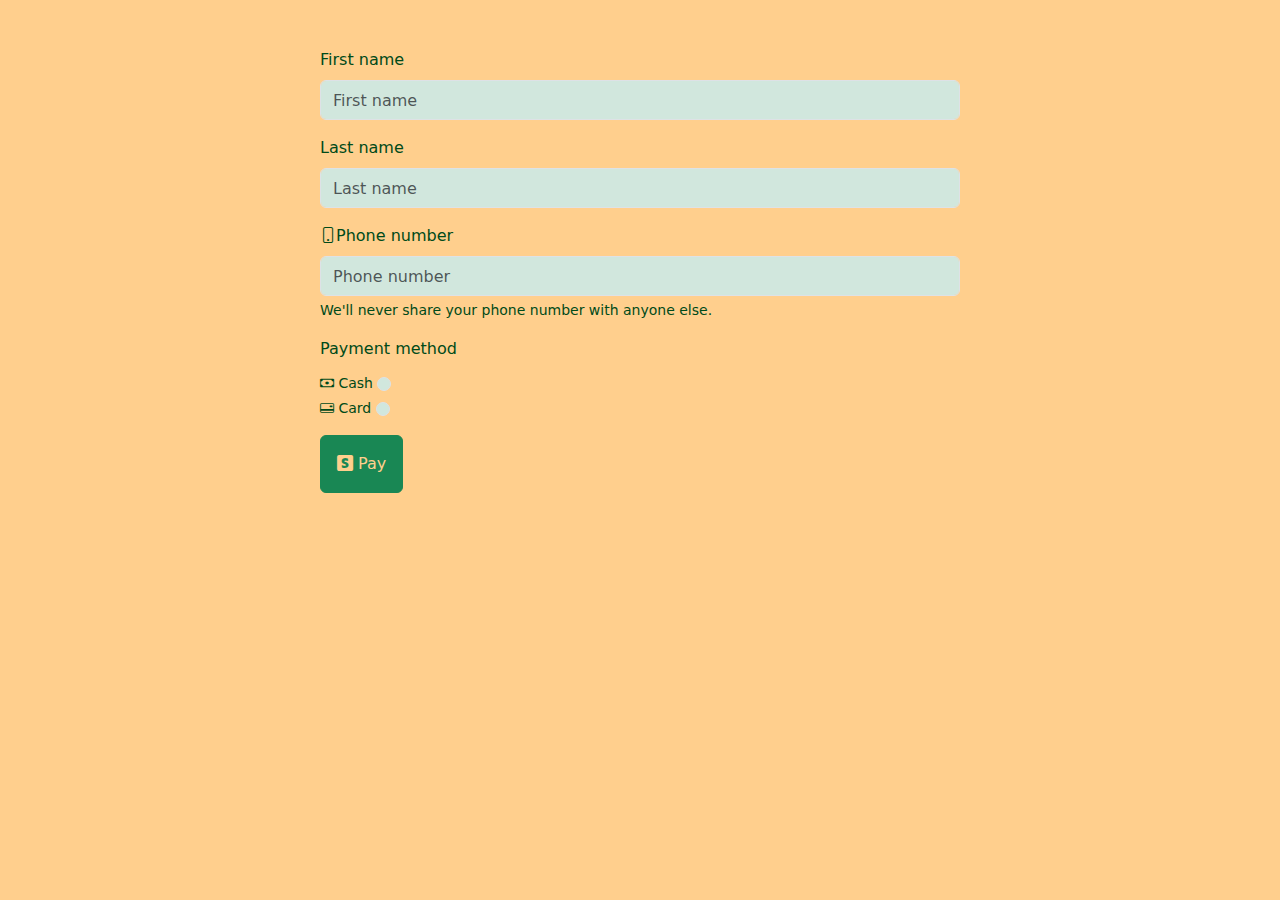
<file: payment_page.html>
<!DOCTYPE html>
<html lang="en">

<head>
  <meta charset="UTF-8">
  <meta name="viewport" content="width=device-width, initial-scale=1.0">
  <title>MOS Burgers - Payment</title>
  <link rel="icon" href="./image/Logo.png" type="image/png">
  <link rel="stylesheet" href="./css/style.css">
  <link href="https://cdn.jsdelivr.net/npm/bootstrap@5.3.3/dist/css/bootstrap.min.css" rel="stylesheet"
    integrity="sha384-QWTKZyjpPEjISv5WaRU9OFeRpok6YctnYmDr5pNlyT2bRjXh0JMhjY6hW+ALEwIH" crossorigin="anonymous">
  <link rel="stylesheet" href="https://cdn.jsdelivr.net/npm/bootstrap-icons@1.11.3/font/bootstrap-icons.min.css">
  <title>Delayed Navigation</title>
</head>

<body style="background-color: #FFCF8D;">
  <form class="w-50 m-auto mt-5" id="paymentForm">
    <div class="mb-3">
      <label class="form-label" style="color: #004A19;">First name</label>
      <input type="text" class="form-control bg-success-subtle" id="first_name" placeholder="First name">
    </div>
    <div class="mb-3">
      <label class="form-label" style="color: #004A19;">Last name</label>
      <input type="text" class="form-control bg-success-subtle" id="last_name" placeholder="Last name">
    </div>

    <div class="mb-3">
      <label class="form-label" style="color: #004A19;"><i class="bi bi-phone"></i>Phone number</label>
      <input type="text" class="form-control bg-success-subtle" id="phone_number" placeholder="Phone number">
      <div class="form-text" style="color: #004A19;">We'll never share your phone number with anyone else.</div>
    </div>

    <div class="mb-3">
      <label class="form-label" style="color: #004A19;">Payment method</label>
      <div class="form-text " style="color: #004A19;"><i class="bi bi-cash"></i> Cash <input type="radio"
          class="form-check-input bg-success-subtle" name="payment" id="cash"></div>
      <div class="form-text" style="color: #004A19;"><i class="bi bi-credit-card-2-back"></i> Card <input type="radio"
          class="form-check-input bg-success-subtle" name="payment" id="card"></div>
    </div>

    <button type="submit" id="Paybutton" class="btn btn-success p-3"
      style="color: #FFCF8D;"><i class="bi bi-stripe"></i> Pay</button>
  </form>
  <script src="./js/items.js"></script>
</body>

</html>
</file>
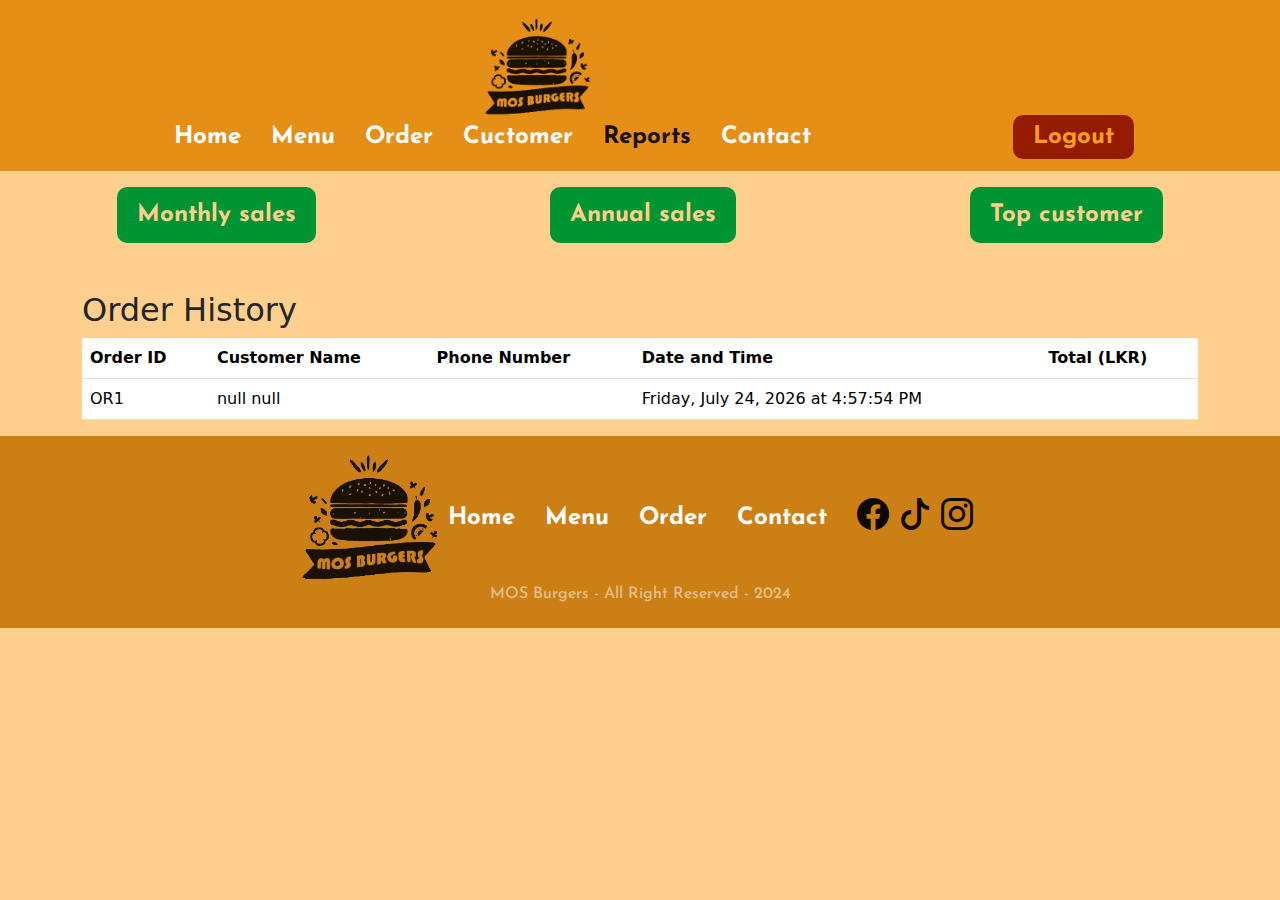
<file: reports.html>
<!DOCTYPE html>
<html lang="en">

<head>
  <meta charset="UTF-8">
  <meta name="viewport" content="width=device-width, initial-scale=1.0">
  <title>MOS Burgers - Reports</title>
  <link rel="icon" href="./image/Logo.png" type="image/png">
  <link rel="stylesheet" href="./css/style.css">
  <link href="https://cdn.jsdelivr.net/npm/bootstrap@5.3.3/dist/css/bootstrap.min.css" rel="stylesheet"
    integrity="sha384-QWTKZyjpPEjISv5WaRU9OFeRpok6YctnYmDr5pNlyT2bRjXh0JMhjY6hW+ALEwIH" crossorigin="anonymous">
  <link rel="stylesheet" href="https://cdn.jsdelivr.net/npm/bootstrap-icons@1.11.3/font/bootstrap-icons.min.css">
</head>

<body style="background-color: #FFCF8D;">
  <header class="p-3 mb-3 " style="background-color: #E68F17;">
    <div class="container">
      <div class="d-flex flex-wrap align-items-center justify-content-center">
        <a href="/" class="d-flex align-items- mb-2 mb-lg-0 link-body-emphasis text-decoration-none">
          <img src="./image/Logo dark.png" alt="..." width="116px" style="margin-right: 200px;">
        </a>

        <ul class="nav col-12 col-md-auto mb-2 justify-content-center mb-md-0">
          <li><a href="./index.html">Home</a></li>
          <li><a href="./menu_page.html">Menu</a></li>
          <li><a href="./order_page.html">Order</a></li>
          <li><a href="./customer.html">Cuctomer</a></li>
          <li><a href="./reports.html" style="color: #1A1003;">Reports</a></li>
          <li><a href="./contact_page.html" style="margin-right: 172px;">Contact</a></li>
        </ul>

        <div class="col-md-1 mb-2 mb-md-0">
          <a href="./index.html" class="Logout_btn">Logout</a>
        </div>

      </div>
    </div>
  </header>

  <div class="d-flex justify-content-center mb-5">
    <button id="monthlySalesBtn" class="sales_btn m-auto">Monthly sales</button>
    <button id="annualSalesBtn" class="sales_btn m-auto">Annual sales</button>
    <button id="topCustomerBtn" class="sales_btn m-auto">Top customer</button>
  </div>

  <div class="container mt-5">
    <h2>Order History</h2>
    <table class="table" id="orderHistoryTable">
      <thead>
        <tr>
          <th>Order ID</th>
          <th>Customer Name</th>
          <th>Phone Number</th>
          <th>Date and Time</th>
          <th>Total (LKR)</th>
        </tr>
      </thead>
      <tbody id="orderHistoryBody">
      </tbody>
    </table>
  </div>


  <header class="p-3" style="background-color: #CC7F15;margin-top: 10px;">
    <div class="container">
      <div class="d-flex flex-wrap align-items-center justify-content-center">
        <a href="/" class="d-flex align-items- mb-2 mb-lg-0 link-body-emphasis text-decoration-none">
          <img src="./image/Logo dark.png" alt="..." width="150px">
        </a>

        <ul class="nav col-12 col-md-auto mb-2 justify-content-center mb-md-0">
          <li><a href="./index.html">Home</a></li>
          <li><a href="./menu_page.html">Menu</a></li>
          <li><a href="./order_page.html">Order</a></li>
          <li><a href="./contact_page.html">Contact</a></li>
        </ul>

        <ul class="Social_media nav col-12 col-md-auto mb-2 justify-content-center mb-md-0">
          <li><a href="https://www.facebook.com/"><i class="bi bi-facebook"></i></a></li>
          <li><a href="https://www.tiktok.com/en/"><i class="bi bi-tiktok"></i></a></li>
          <li><a href="https://www.instagram.com/"><i class="bi bi-instagram"></i></a></li>
        </ul>
        <div class="container d-flex justify-content-center text-white-50"
          style="font-family: 'Josefin Sans', sans-serif;">
          <h6>
            MOS Burgers - All Right Reserved - 2024
          </h6>
        </div>
      </div>
    </div>
  </header>
  <script>
    document.addEventListener('DOMContentLoaded', function () {
      const orderHistory = JSON.parse(localStorage.getItem('orderHistory')) || [];

      function displayOrderHistory(orderArray) {
        const tableBody = document.getElementById('orderHistoryBody');
        tableBody.innerHTML = '';

        orderArray.forEach(order => {
          const row = document.createElement('tr');

          const orderIdCell = document.createElement('td');
          orderIdCell.textContent = order.orderId;
          row.appendChild(orderIdCell);

          const clientNameCell = document.createElement('td');
          clientNameCell.textContent = order.clientName;
          row.appendChild(clientNameCell);

          const clientPhoneCell = document.createElement('td');
          clientPhoneCell.textContent = order.clientPhone;
          row.appendChild(clientPhoneCell);

          const dateTimeCell = document.createElement('td');
          dateTimeCell.textContent = order.dateTime;
          row.appendChild(dateTimeCell);

          const totalCell = document.createElement('td');
          totalCell.textContent = order.total;
          row.appendChild(totalCell);

          tableBody.appendChild(row);
        });
      }

      displayOrderHistory(orderHistory);

      function getTopCustomer(orderArray) {
        return orderArray.sort((a, b) => parseFloat(b.total) - parseFloat(a.total))[0];
      }

      document.getElementById('topCustomerBtn').addEventListener('click', function () {
        const topCustomer = getTopCustomer(orderHistory);
        displayOrderHistory([topCustomer]);
      });

      function getMonthlySales(orderArray) {
        const now = new Date();
        const currentMonth = now.getMonth();
        const currentYear = now.getFullYear();
        console.log("Current Month:", currentMonth, "Current Year:", currentYear);

        return orderArray.filter(order => {
          const orderDate = new Date(order.realDate);
          console.log("Order Date:", orderDate, "Month:", orderDate.getMonth(), "Year:", orderDate.getFullYear());
          return orderDate.getMonth() === currentMonth && orderDate.getFullYear() === currentYear;
        });
      }

      function getAnnualSales(orderArray) {
        const currentYear = new Date().getFullYear();
        return orderArray.filter(order => {
          const orderDate = new Date(order.realDate);
          return orderDate.getFullYear() === currentYear;
        });
      }

      document.getElementById('monthlySalesBtn').addEventListener('click', function () {
        const monthlySales = getMonthlySales(orderHistory);
        console.log("Monthly Sales:", monthlySales);
        displayOrderHistory(monthlySales);
      });

      document.getElementById('annualSalesBtn').addEventListener('click', function () {
        const annualSales = getAnnualSales(orderHistory);
        console.log("Annual Sales:", annualSales);
        displayOrderHistory(annualSales);
      });
    });
  </script>
</body>

</html>
</body>

</html>
</file>
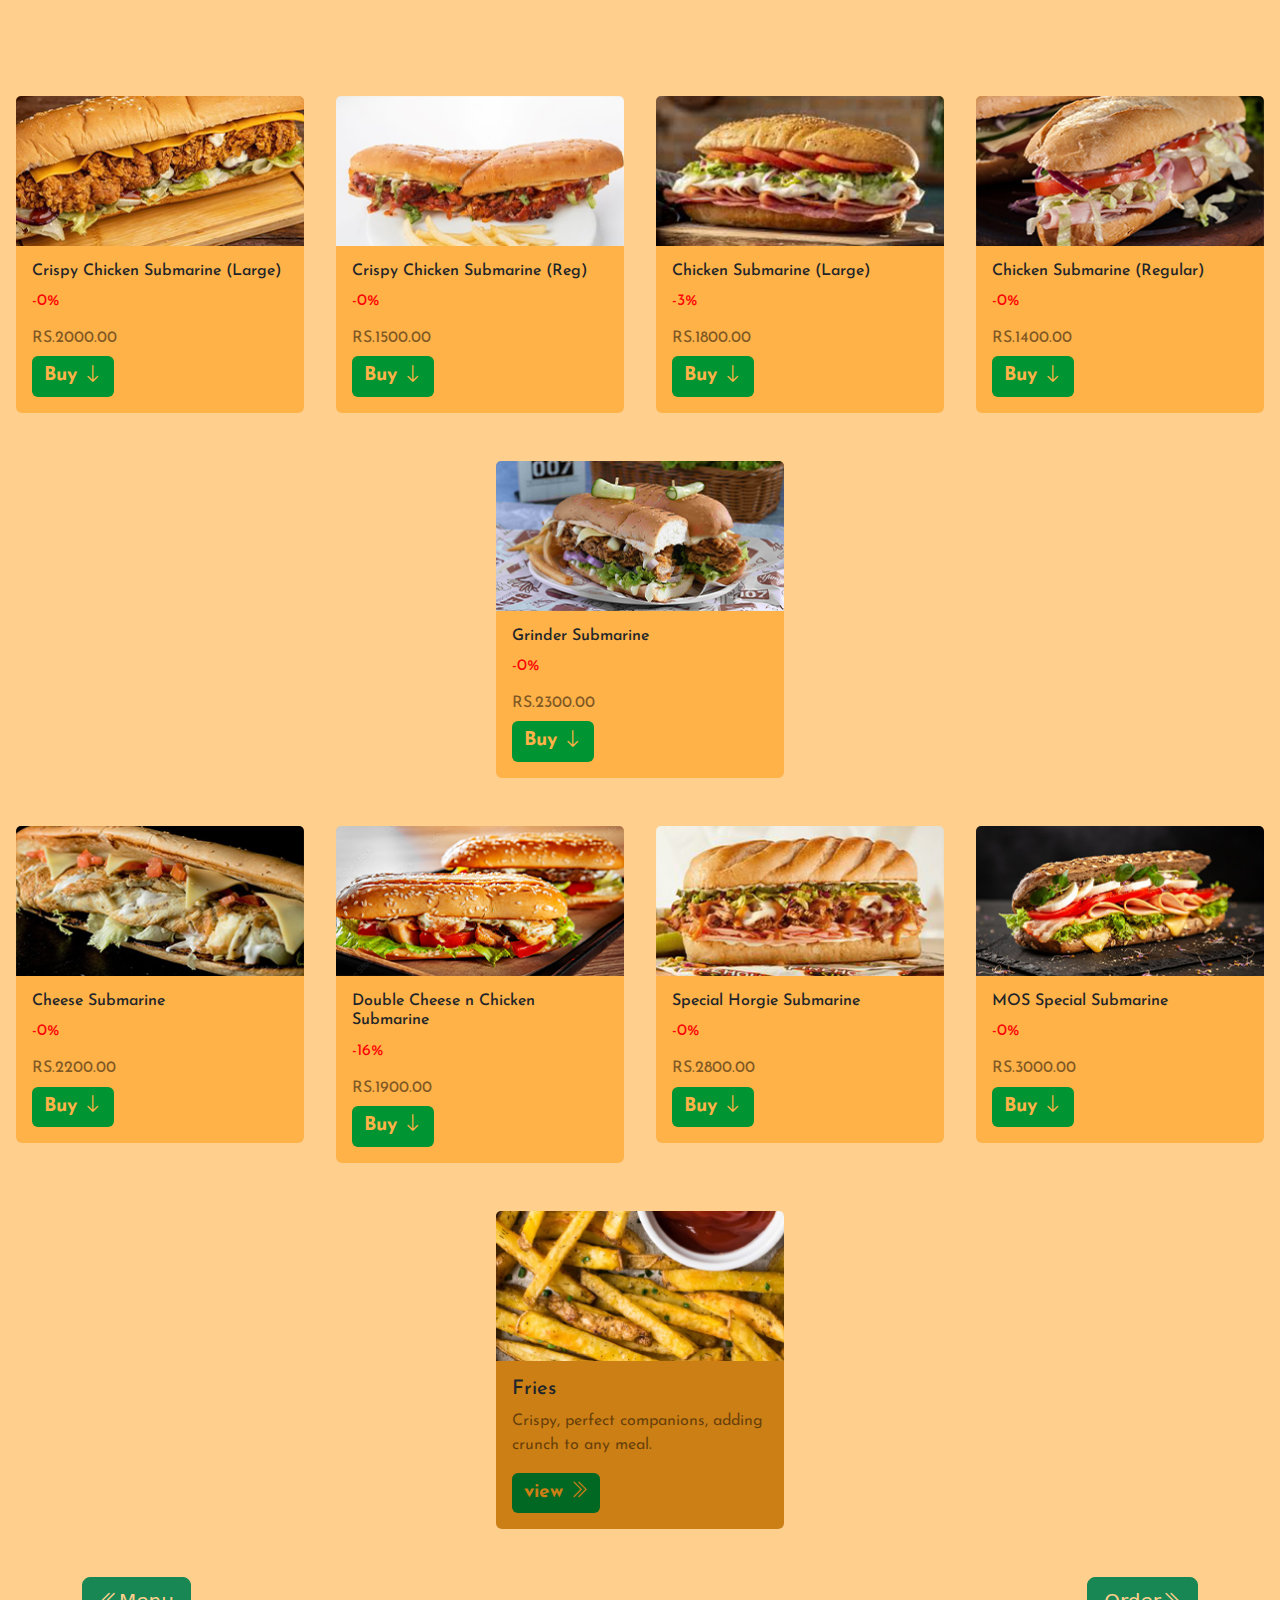
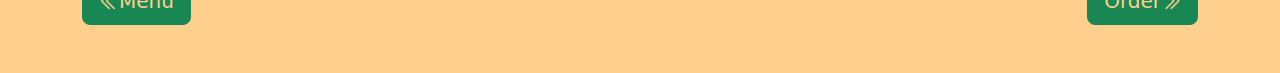
<file: Submarines.html>
<!DOCTYPE html>
<html lang="en">

<head>
  <meta charset="UTF-8">
  <meta name="viewport" content="width=device-width, initial-scale=1.0">
  <title>MOS Burgers - Submarines</title>
  <link rel="icon" href="./image/Logo.png" type="image/png">
  <link rel="stylesheet" href="./css/style.css">
  <link href="https://cdn.jsdelivr.net/npm/bootstrap@5.3.3/dist/css/bootstrap.min.css" rel="stylesheet"
    integrity="sha384-QWTKZyjpPEjISv5WaRU9OFeRpok6YctnYmDr5pNlyT2bRjXh0JMhjY6hW+ALEwIH" crossorigin="anonymous">
  <link rel="stylesheet" href="https://cdn.jsdelivr.net/npm/bootstrap-icons@1.11.3/font/bootstrap-icons.min.css">
</head>

<body style="background-color: #FFCF8D;">

  <div class="container- mt-5 mx-auto">
    <div class="row mx-auto">
      <div class="col mx-auto mt-5">
        <div class="card mx-auto" style="width: 18rem; background-color: #FFB248; border: none;">
          <img src="./image/Submarine 1/Crispy Chicken Submarine (Large).png" class="card-img-top" alt="...">
          <div class="card-body">
            <h6 class="card-title" style="font-family: 'Josefin Sans', sans-serif;">Crispy Chicken Submarine (Large)
            </h6>
            <p class="card-text" style="font-family: 'Josefin Sans', sans-serif; color: rgb(253, 3, 3);">-0%</p>
            <h6 class="card-text text-black-50" style="font-family: 'Josefin Sans', sans-serif;">RS.2000.00 </h6>
            <a href="#" class="btn btn-primary"
              style="background-color: #009432; border: none; color: #FFB248; font-family: 'Josefin Sans', sans-serif; font-size: larger; font-weight: bold;"
              onclick="B1016()">Buy
              <i class="bi bi-arrow-down"></i></a>
          </div>
        </div>
      </div>
      <div class="col mx-auto mt-5">
        <div class="card mx-auto" style="width: 18rem; background-color: #FFB248; border: none;">
          <img src="./image/Submarine 1/Crispy Chicken Submarine (Regular).png" class="card-img-top" alt="...">
          <div class="card-body">
            <h6 class="card-title" style="font-family: 'Josefin Sans', sans-serif;">Crispy Chicken Submarine (Reg) </h6>
            <p class="card-text" style="font-family: 'Josefin Sans', sans-serif; color: rgb(253, 3, 3);">-0%</p>
            <h6 class="card-text text-black-50" style="font-family: 'Josefin Sans', sans-serif;">RS.1500.00 </h6>
            <a href="#" class="btn btn-primary"
              style="background-color: #009432; border: none; color: #FFB248; font-family: 'Josefin Sans', sans-serif; font-size: larger; font-weight: bold;"
              onclick="B1017()">Buy
              <i class="bi bi-arrow-down"></i></a>
          </div>
        </div>
      </div>
      <div class="col mx-auto mt-5">
        <div class="card mx-auto" style="width: 18rem; background-color: #FFB248; border: none;">
          <img src="./image/Submarine 1/Chicken Submarine (Large) .png" class="card-img-top" alt="...">
          <div class="card-body">
            <h6 class="card-title" style="font-family: 'Josefin Sans', sans-serif;">Chicken Submarine (Large) </h6>
            <p class="card-text" style="font-family: 'Josefin Sans', sans-serif; color: rgb(253, 3, 3);">-3%</p>
            <h6 class="card-text text-black-50" style="font-family: 'Josefin Sans', sans-serif;">RS.1800.00 </h6>
            <a href="#" class="btn btn-primary"
              style="background-color: #009432; border: none; color: #FFB248; font-family: 'Josefin Sans', sans-serif; font-size: larger; font-weight: bold;"
              onclick="B1018()">Buy
              <i class="bi bi-arrow-down"></i></a>
          </div>
        </div>
      </div>
      <div class="col mx-auto mt-5">
        <div class="card mx-auto" style="width: 18rem; background-color: #FFB248; border: none;">
          <img src="./image/Submarine 1/Chicken Submarine (Regular).png" class="card-img-top" alt="...">
          <div class="card-body">
            <h6 class="card-title" style="font-family: 'Josefin Sans', sans-serif;">Chicken Submarine (Regular)</h6>
            <p class="card-text" style="font-family: 'Josefin Sans', sans-serif; color: rgb(253, 3, 3);">-0%</p>
            <h6 class="card-text text-black-50" style="font-family: 'Josefin Sans', sans-serif;">RS.1400.00</h6>
            <a href="#" class="btn btn-primary"
              style="background-color: #009432; border: none; color: #FFB248; font-family: 'Josefin Sans', sans-serif; font-size: larger; font-weight: bold;"
              onclick="B1019()">Buy
              <i class="bi bi-arrow-down"></i></a>
          </div>
        </div>
      </div>
      <div class="col mx-auto mt-5">
        <div class="card mx-auto" style="width: 18rem; background-color: #FFB248; border: none;">
          <img src="./image/Submarine 1/Grinder Submarine.png" class="card-img-top" alt="...">
          <div class="card-body">
            <h6 class="card-title" style="font-family: 'Josefin Sans', sans-serif;">Grinder Submarine</h6>
            <p class="card-text" style="font-family: 'Josefin Sans', sans-serif; color: rgb(253, 3, 3);">-0%</p>
            <h6 class="card-text text-black-50" style="font-family: 'Josefin Sans', sans-serif;">RS.2300.00 </h6>
            <a href="#" class="btn btn-primary"
              style="background-color: #009432; border: none; color: #FFB248; font-family: 'Josefin Sans', sans-serif; font-size: larger; font-weight: bold;"
              onclick="B1020()">Buy
              <i class="bi bi-arrow-down"></i></a>
          </div>
        </div>
      </div>
    </div>

    <div class="row mx-auto">
      <div class="col mx-auto mt-5">
        <div class="card mx-auto" style="width: 18rem; background-color: #FFB248; border: none;">
          <img src="./image/Submarine 2/Cheese Submarine.png" class="card-img-top" alt="...">
          <div class="card-body">
            <h6 class="card-title" style="font-family: 'Josefin Sans', sans-serif;">Cheese Submarine</h6>
            <p class="card-text" style="font-family: 'Josefin Sans', sans-serif; color: rgb(253, 3, 3);">-0%</p>
            <h6 class="card-text text-black-50" style="font-family: 'Josefin Sans', sans-serif;">RS.2200.00</h6>
            <a href="#" class="btn btn-primary"
              style="background-color: #009432; border: none; color: #FFB248; font-family: 'Josefin Sans', sans-serif; font-size: larger; font-weight: bold;"
              onclick="B1021()">Buy
              <i class="bi bi-arrow-down"></i></a>
          </div>
        </div>
      </div>
      <div class="col mx-auto mt-5">
        <div class="card mx-auto" style="width: 18rem; background-color: #FFB248; border: none;">
          <img src="./image/Submarine 2/Double Cheese n Chicken Submarine.png" class="card-img-top" alt="...">
          <div class="card-body">
            <h6 class="card-title" style="font-family: 'Josefin Sans', sans-serif;">Double Cheese n Chicken Submarine
            </h6>
            <p class="card-text" style="font-family: 'Josefin Sans', sans-serif; color: rgb(253, 3, 3);">-16%</p>
            <h6 class="card-text text-black-50" style="font-family: 'Josefin Sans', sans-serif;">RS.1900.00</h6>
            <a href="#" class="btn btn-primary"
              style="background-color: #009432; border: none; color: #FFB248; font-family: 'Josefin Sans', sans-serif; font-size: larger; font-weight: bold;"
              onclick="B1022()">Buy
              <i class="bi bi-arrow-down"></i></a>
          </div>
        </div>
      </div>
      <div class="col mx-auto mt-5">
        <div class="card mx-auto" style="width: 18rem; background-color: #FFB248; border: none;">
          <img src="./image/Submarine 2/Special Horgie Submarine.png" class="card-img-top" alt="...">
          <div class="card-body">
            <h6 class="card-title" style="font-family: 'Josefin Sans', sans-serif;">Special Horgie Submarine</h6>
            <p class="card-text" style="font-family: 'Josefin Sans', sans-serif; color: rgb(253, 3, 3);">-0%</p>
            <h6 class="card-text text-black-50" style="font-family: 'Josefin Sans', sans-serif;">RS.2800.00</h6>
            <a href="#" class="btn btn-primary"
              style="background-color: #009432; border: none; color: #FFB248; font-family: 'Josefin Sans', sans-serif; font-size: larger; font-weight: bold;"
              onclick="B1023()">Buy
              <i class="bi bi-arrow-down"></i></a>
          </div>
        </div>
      </div>
      <div class="col mx-auto mt-5">
        <div class="card mx-auto" style="width: 18rem; background-color: #FFB248; border: none;">
          <img src="./image/Submarine 2/MOS Special Submarine.png" class="card-img-top" alt="...">
          <div class="card-body">
            <h6 class="card-title" style="font-family: 'Josefin Sans', sans-serif;">MOS Special Submarine</h6>
            <p class="card-text" style="font-family: 'Josefin Sans', sans-serif; color: rgb(253, 3, 3);">-0%</p>
            <h6 class="card-text text-black-50" style="font-family: 'Josefin Sans', sans-serif;">RS.3000.00</h6>
            <a href="#" class="btn btn-primary"
              style="background-color: #009432; border: none; color: #FFB248; font-family: 'Josefin Sans', sans-serif; font-size: larger; font-weight: bold;"
              onclick="B1024()">Buy
              <i class="bi bi-arrow-down"></i></a>
          </div>
        </div>
      </div>
      <div class="col mx-auto mt-5">
        <div class="card mx-auto" style="width: 18rem; background-color: #CC7F15; border: none;">
          <img src="./image/Fries menu.png" class="card-img-top" alt="...">
          <div class="card-body">
            <h5 class="card-title" style="font-family: 'Josefin Sans', sans-serif;">Fries</h5>
            <p class="card-text text-black-50" style="font-family: 'Josefin Sans', sans-serif;">Crispy, perfect
              companions, adding crunch to any meal.</p>
            <a href="./Fries.html" class="btn btn-primary"
              style="background-color: #006823; border: none; color: #CC7F15; font-family: 'Josefin Sans', sans-serif; font-size: larger; font-weight: bold;">view
              <i class="bi bi-chevron-double-right"></i></a>
          </div>
        </div>
      </div>
    </div>
  </div>

  <div class="container d-flex justify-content-center mt-5 mb-5">
    <a href="./menu_page.html" class="btn btn-success btn-lg" style="margin-right: auto; color: #FFCF8D;"><i
        class="bi bi-chevron-double-left"></i>Menu</a>
    <a href="./order_page.html" class="btn btn-success btn-lg" style="color: #FFCF8D;">Order<i
        class="bi bi-chevron-double-right"></i></a>
  </div>



  <script src="https://cdn.jsdelivr.net/npm/bootstrap@5.3.3/dist/js/bootstrap.bundle.min.js"
    integrity="sha384-YvpcrYf0tY3lHB60NNkmXc5s9fDVZLESaAA55NDzOxhy9GkcIdslK1eN7N6jIeHz"
    crossorigin="anonymous"></script>
  <script src="./js/items.js"></script>
</body>

</html>
</file>
<file: css/style.css>
@import url('https://fonts.googleapis.com/css2?family=Josefin+Sans:ital,wght@0,100..700;1,100..700&display=swap');

.Login_btn {
    background-color: #009432;
    color: #FF9F1A;
    border-radius: 10px;
    padding: 10px 20px;
    border: none;
    font-size: 16px;
    cursor: pointer;
    font-size: 24px;
    font-weight: bold;
    transition: 0.5s;
    font-family: "Josefin Sans", sans-serif;
    text-decoration: none;
}

.Login_btn:hover {
    background-color: #006823;
    color: #FF9F1A;
    transform: translateY(-5px);
}

.Logout_btn {
    background-color: #941B00;
    color: #FF9F1A;
    border-radius: 10px;
    padding: 10px 20px;
    border: none;
    font-size: 16px;
    cursor: pointer;
    font-size: 24px;
    font-weight: bold;
    transition: 0.5s;
    font-family: "Josefin Sans", sans-serif;
    text-decoration: none;
}

.Logout_btn:hover {
    background-color: #4d0e00;
    color: #FF9F1A;
    transform: translateY(-5px);
}

.add_btn {
    background-color: #009432;
    color: #FFCF8D;
    border-radius: 10px;
    padding: 10px 100px 10px 100px;
    border: none;
    font-size: 16px;
    cursor: pointer;
    font-size: 24px;
    font-weight: bold;
    transition: 0.5s;
    font-family: "Josefin Sans", sans-serif;
    text-decoration: none;
}

.add_btn:hover {
    background-color: #006823;
    color: #FFCF8D;
    transform: translateY(-5px);
}

.sales_btn {
    background-color: #009432;
    color: #FFCF8D;
    border-radius: 10px;
    padding: 10px 20px;
    border: none;
    font-size: 16px;
    cursor: pointer;
    font-size: 24px;
    font-weight: bold;
    transition: 0.5s;
    font-family: "Josefin Sans", sans-serif;
    text-decoration: none;
}

.sales_btn:hover {
    background-color: #006823;
    color: #FFCF8D;
    transform: translateY(-5px);
}

ul li a {
    color: white;
    text-decoration: none;
    font-weight: bold;
    font-size: 24px;
    padding: left 30px;
    padding-right: 30px;
    transition: 0.5s;
    font-family: "Josefin Sans", sans-serif;
}

ul li a:hover {
    color: #8D8881;
}

.Order_btn {
    background-color: #941B00;
    color: #FF9F1A;
    border-radius: 10px;
    padding: 10px 20px;
    border: none;
    font-size: 16px;
    cursor: pointer;
    font-size: 24px;
    font-weight: bold;
    transition: 0.5s;
    font-family: "Josefin Sans", sans-serif;
    text-decoration: none;
}

.Order_btn:hover {
    background-color: #530f00;
    color: #FF9F1A;
    transform: translateY(-5px);
}

.Social_media li a {
    color: #0D0802;
    text-decoration: none;
    font-weight: bold;
    font-size: 32px;
    padding: left 10px;
    padding-right: 10px;
    transition: 0.5s;
}

.Social_media li a:hover {
    color: #BB0000;
}

input {
    border: none;
    background-color: #FFBC5F;
    border-radius: 10px;
    height: 40px;
    font-size: 24px;
    font-weight: bold;
    font-family: "Josefin Sans", sans-serif;
}

.col {
    transition: 0.5s;
}

.col:hover {
    transform: translateY(-5px);
}

.total {
    border-radius: 10px;
    background: #FFA931;
    position: relative;
    margin-bottom: 12px;
    display: flex;
    flex-direction: row;
    justify-content: space-between;
    padding: 41px 24px 35px 11px;
    width: 1260px;
    box-sizing: border-box;
}

.total-lkr-506700 {
    margin-bottom: 9px;
    display: inline-block;
    overflow-wrap: break-word;
    font-family: 'Josefin Sans';
    font-weight: 700;
    font-size: 24px;
    color: #1A1003;
    margin-right: 20px;
}

.your-orders-3 {
    margin: 20px 12px 31px 0;
    display: inline-block;
    width: 179px;
    overflow-wrap: break-word;
    font-family: 'Josefin Sans';
    font-weight: 700;
    font-size: 24px;
    color: #1A1003;
}

.rectangle-28 {
    background: #1A1003;
    margin-bottom: 12px;
    width: 1920px;
    height: 5px;
}
</file>
